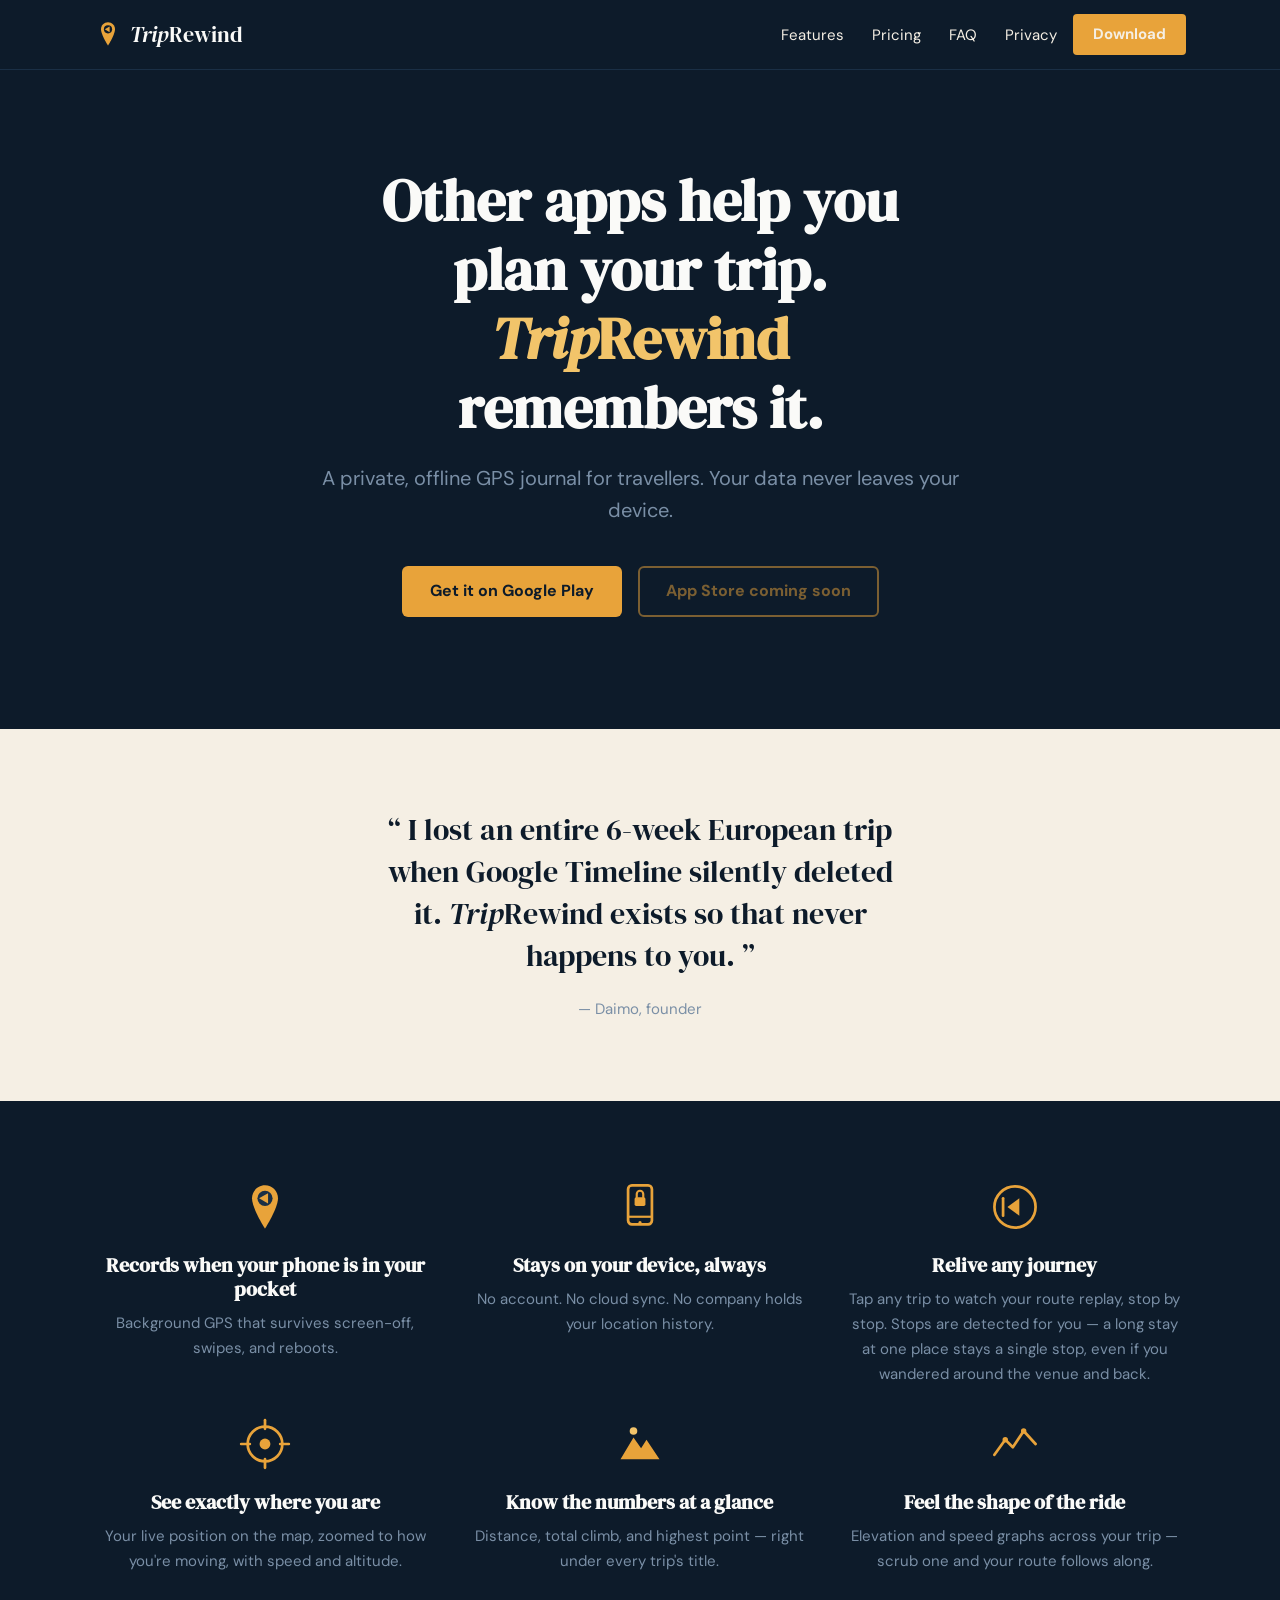
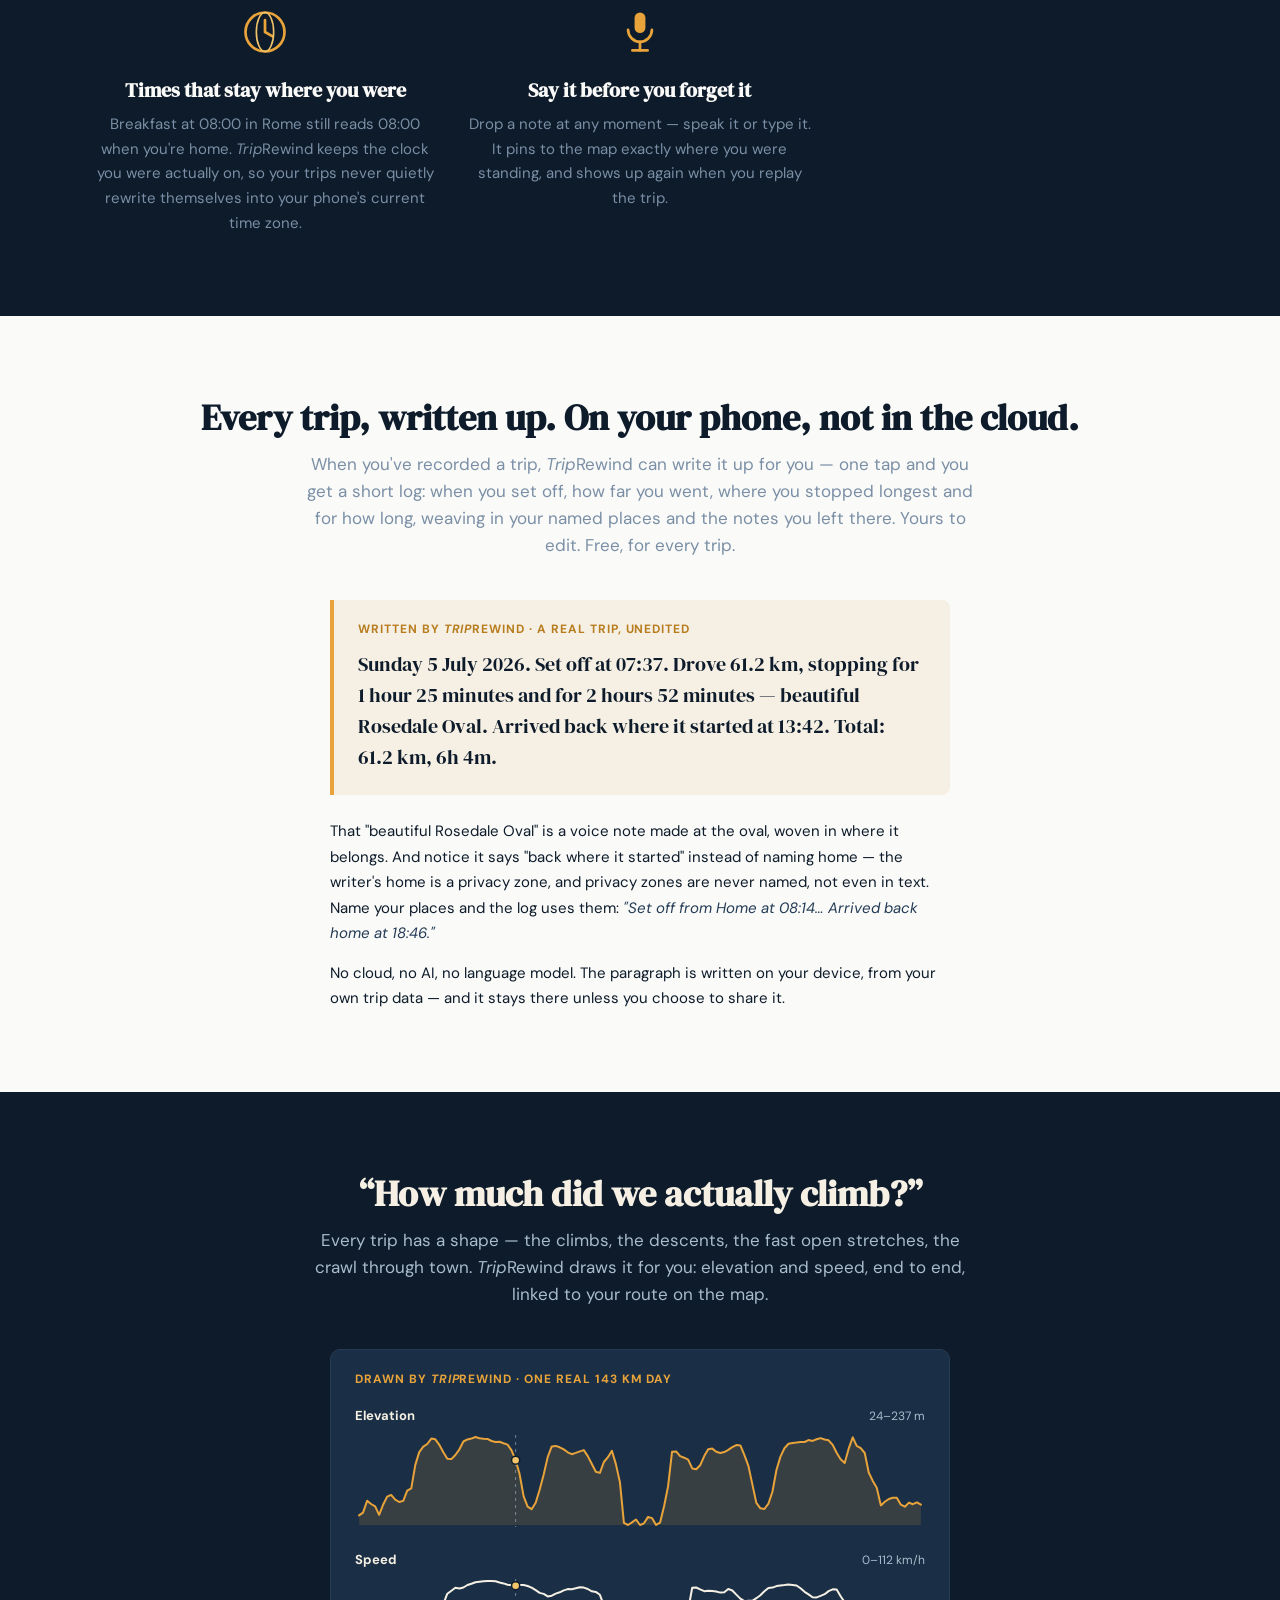
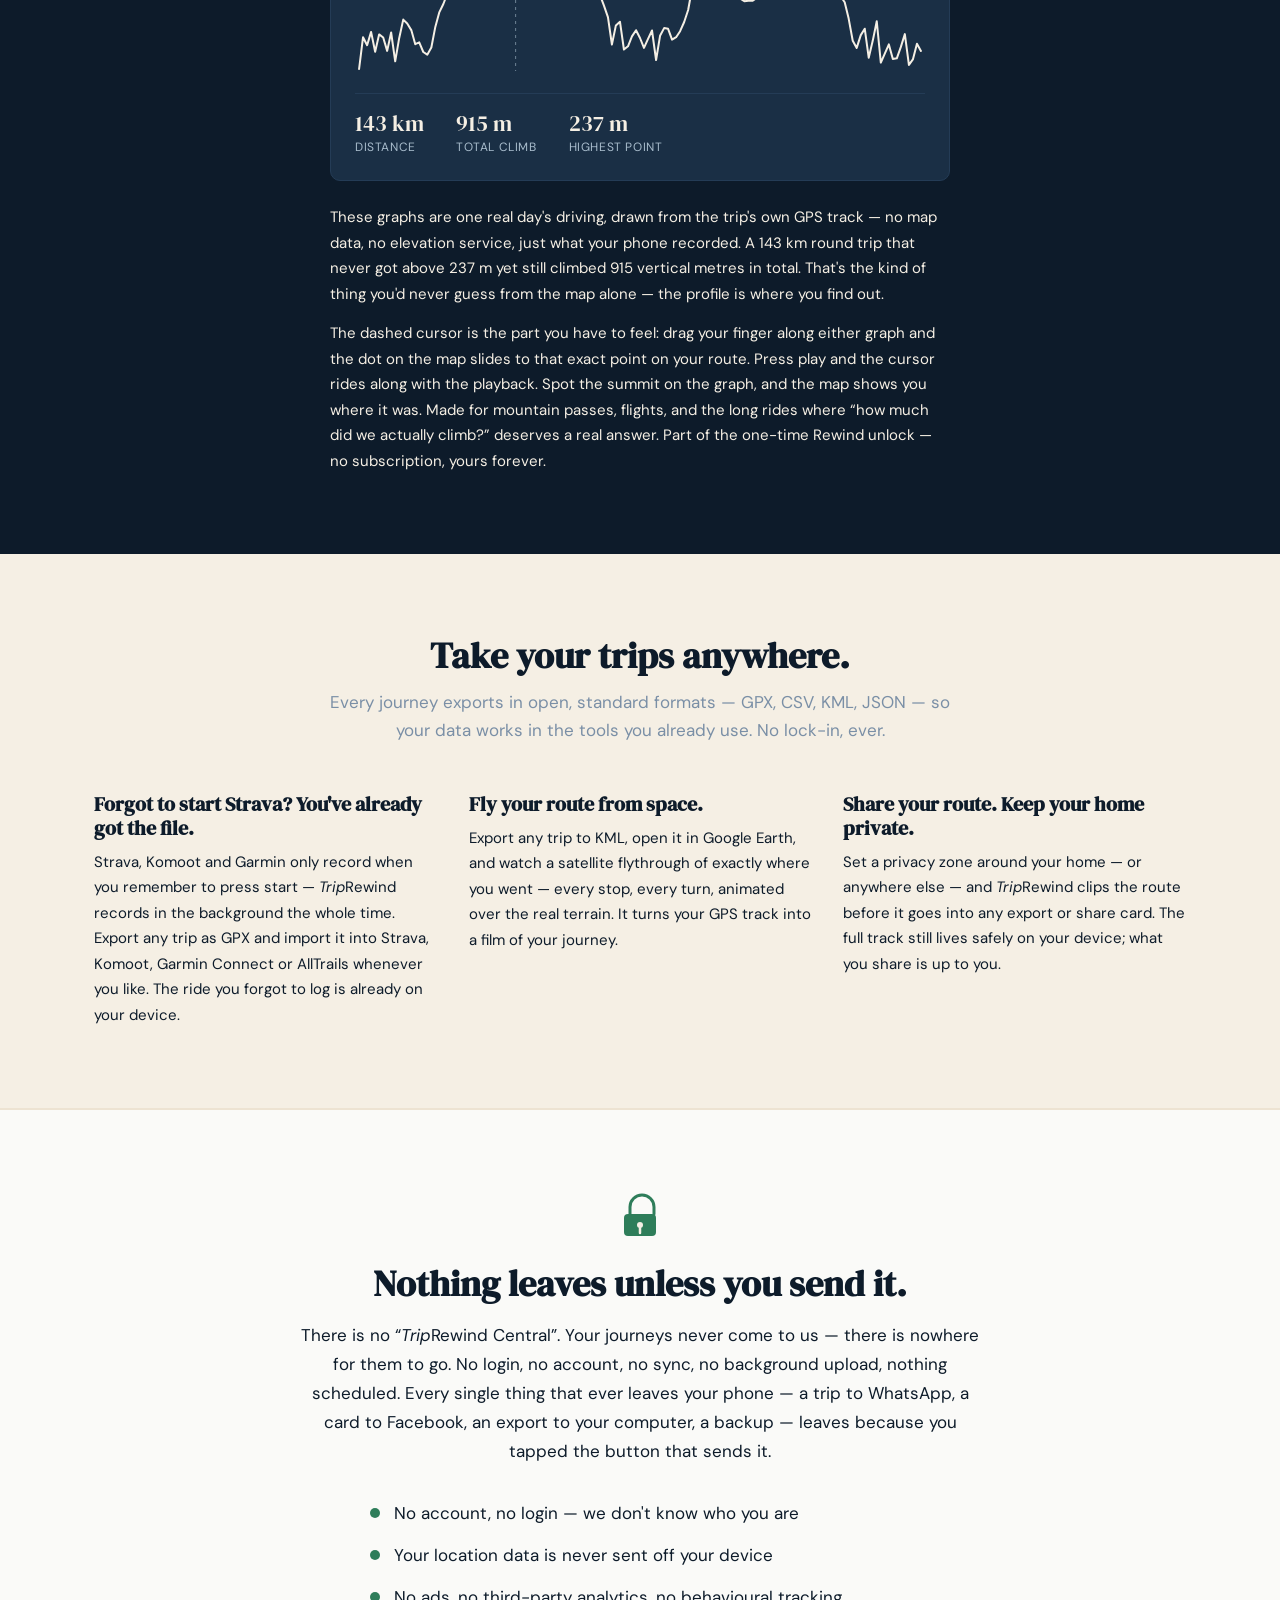
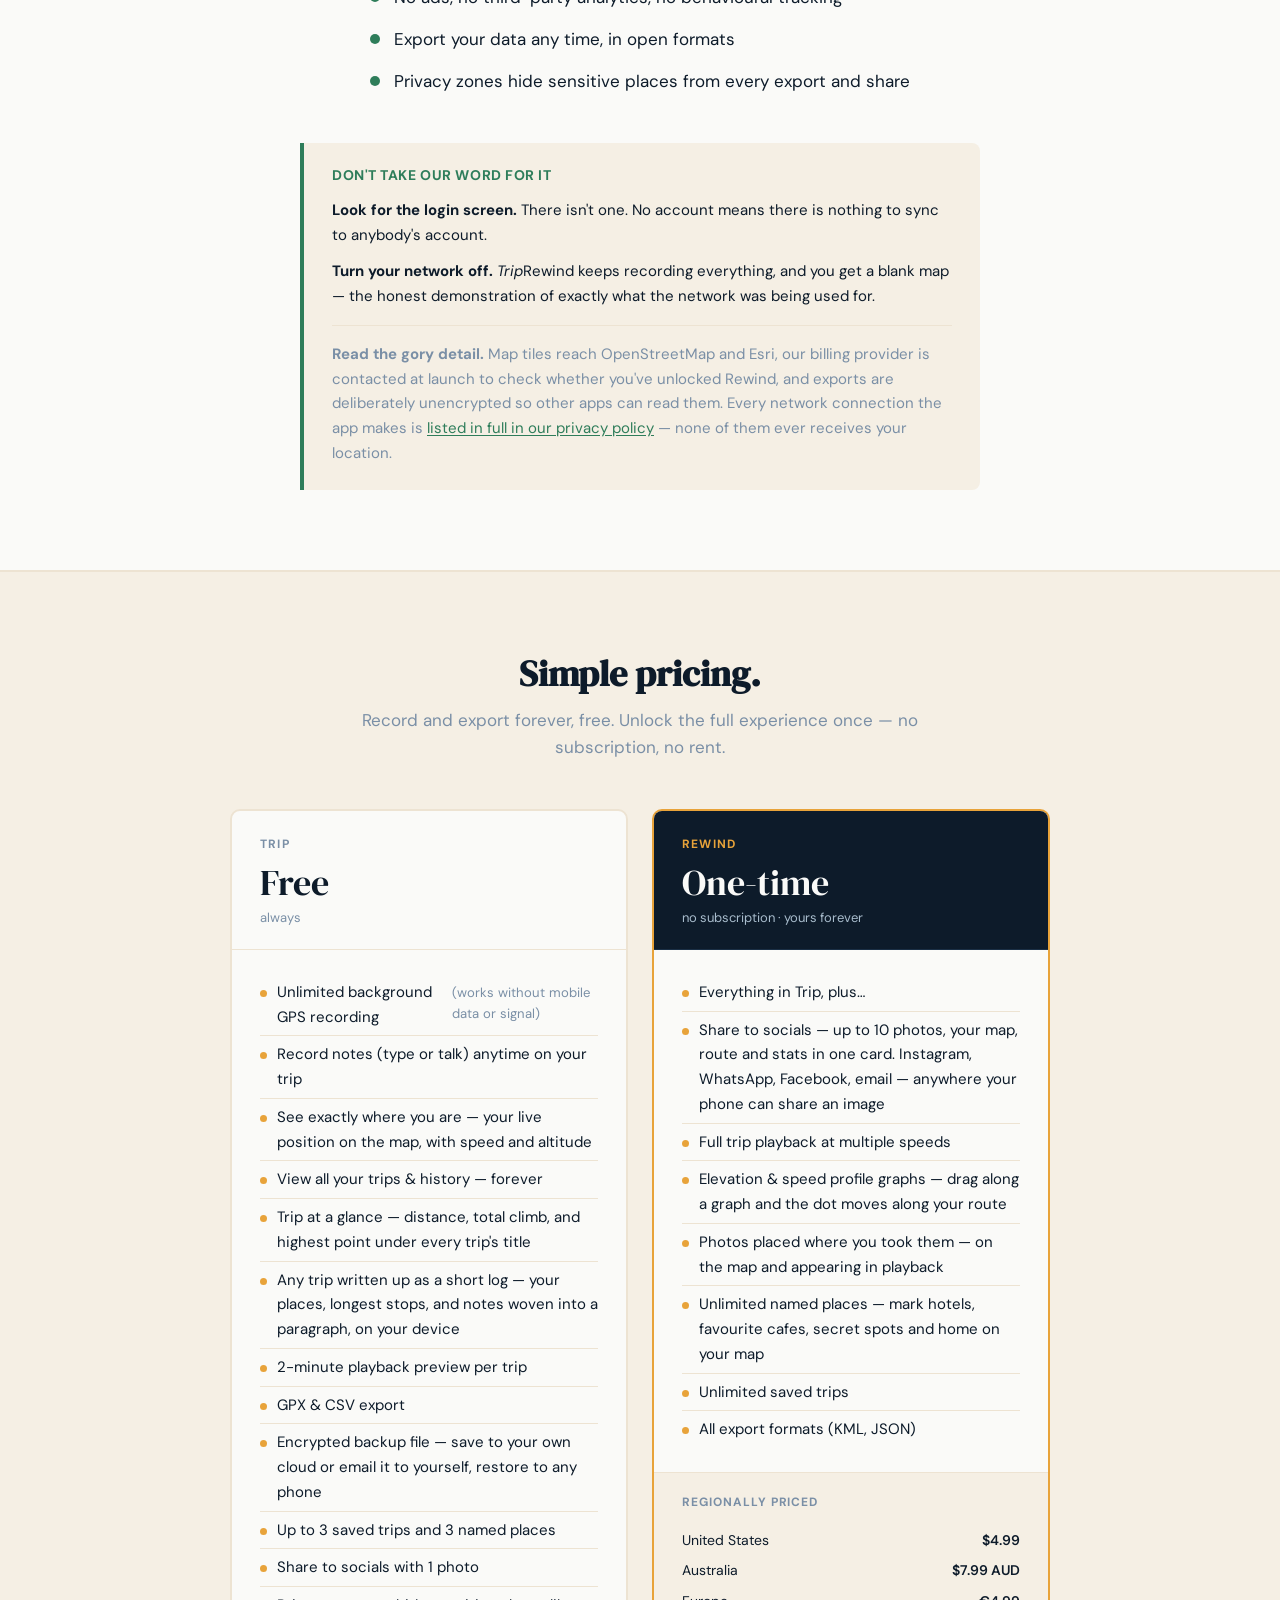
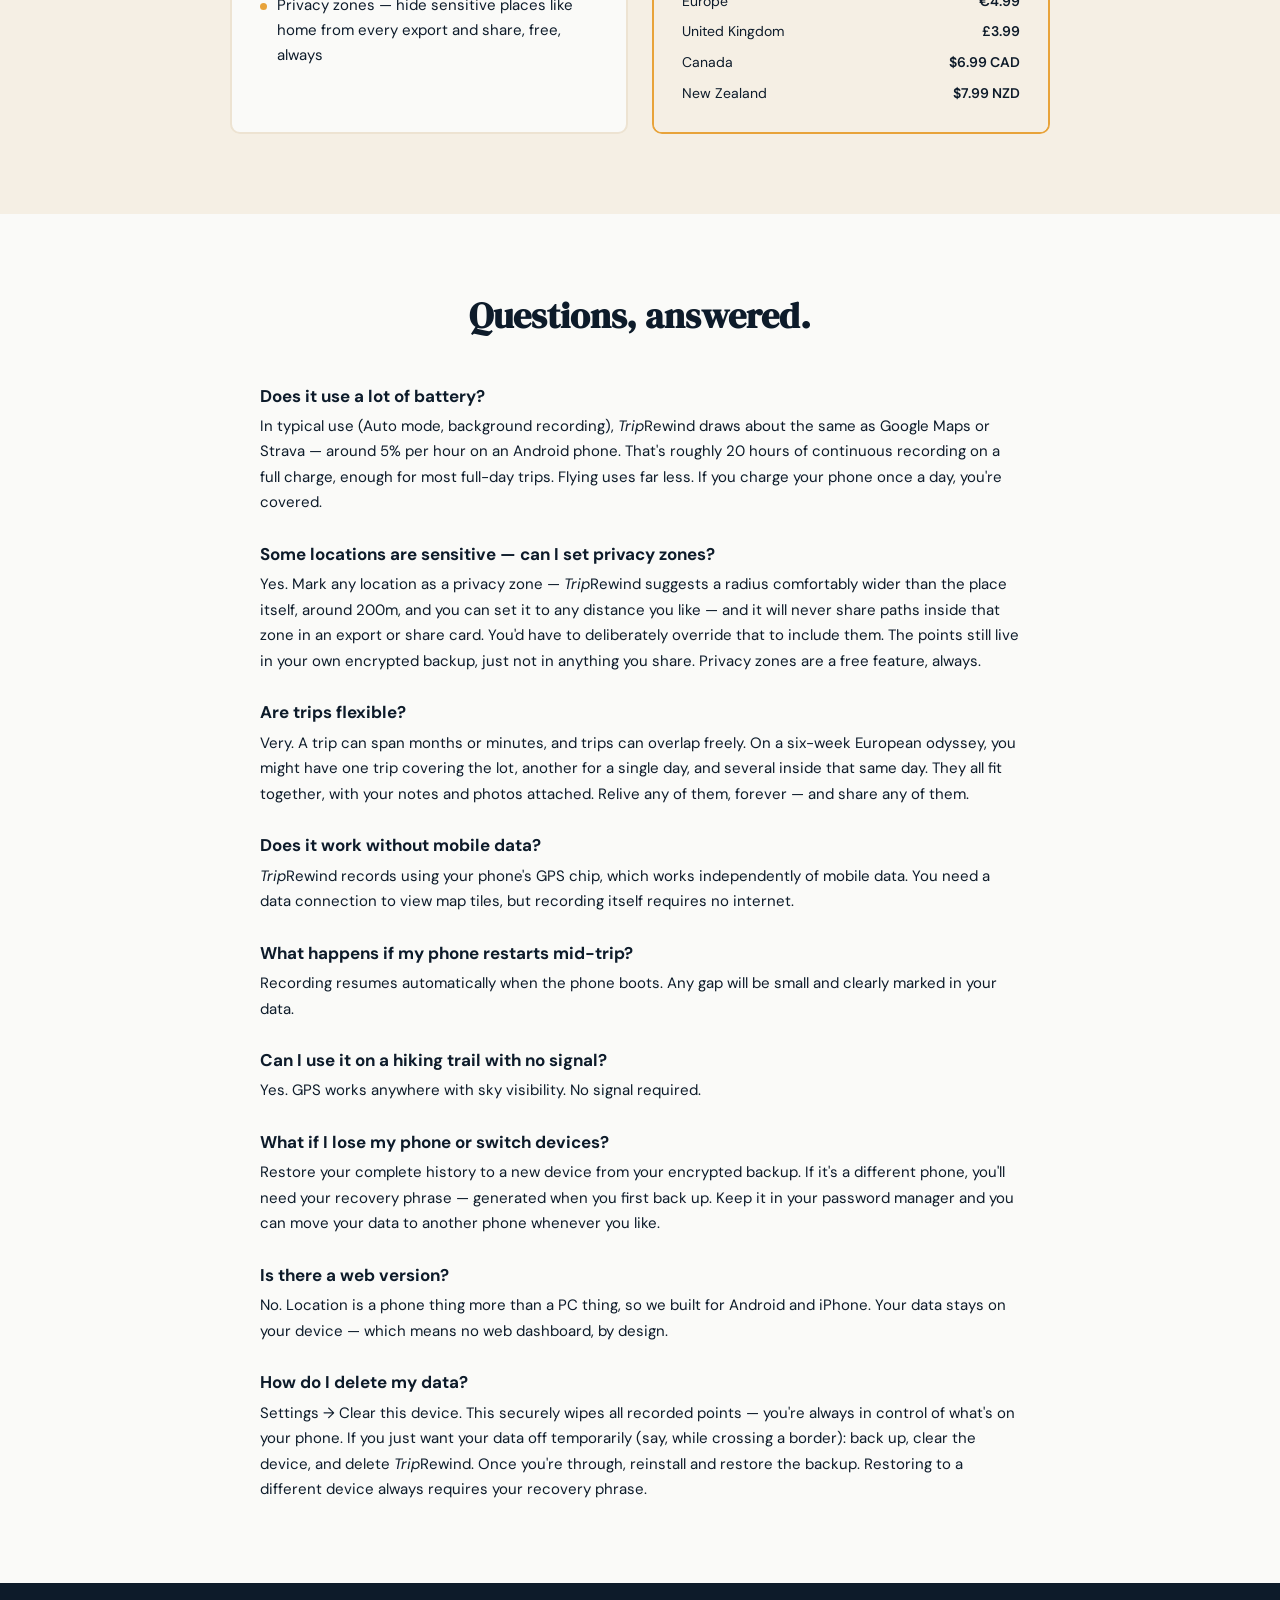
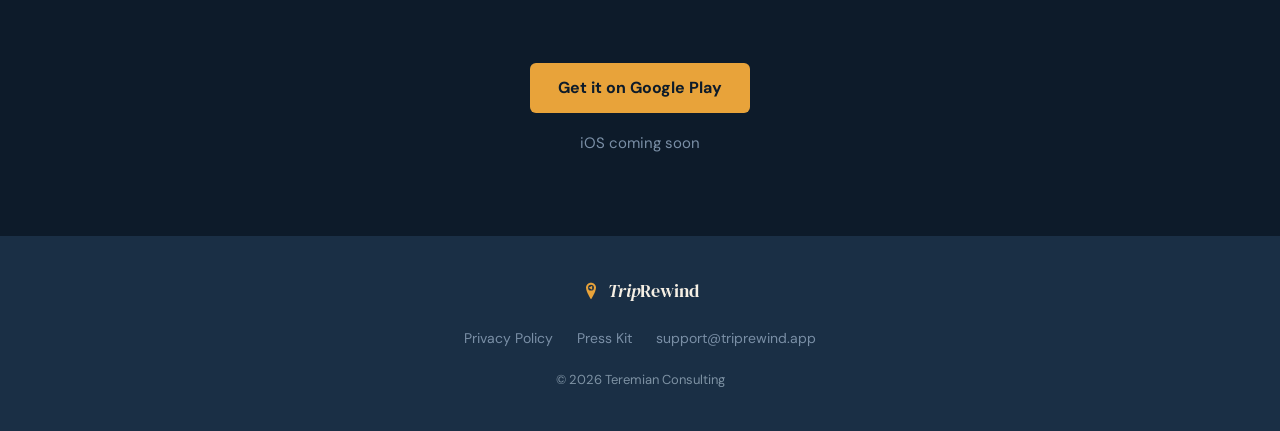
<file: index.html>
<!DOCTYPE html>
<html lang="en">
<head>
  <meta charset="UTF-8">
  <meta name="viewport" content="width=device-width, initial-scale=1.0">
  <title>TripRewind — Your journey. Your data.</title>
  <meta name="description" content="A private, offline GPS journal for travellers. Records where you go and stores it on your device — no account, no cloud, no company holds your location history.">
  <link rel="stylesheet" href="style.css">
  <link rel="icon" type="image/svg+xml" href="/favicon.svg">
</head>
<body>

  <!-- ── Nav ──────────────────────────────────────────────────── -->
  <nav class="site-nav" aria-label="Site navigation">
    <div class="nav-inner">
      <a class="wordmark" href="/">
        <svg xmlns="http://www.w3.org/2000/svg" viewBox="0 0 48 48" fill="none" width="28" height="28" aria-hidden="true">
          <path d="M24 4C17.373 4 12 9.373 12 16C12 25.333 24 44 24 44C24 44 36 25.333 36 16C36 9.373 30.627 4 24 4Z" fill="#E8A33A"/>
          <circle cx="24" cy="16" r="7" fill="#0D1B2A"/>
          <path d="M26.8 11.2L26.8 20.8L18.5 16Z" fill="#E8A33A"/>
        </svg>
        <span><i>Trip</i>Rewind</span>
      </a>
      <ul class="nav-links" role="list">
        <li><a href="#features">Features</a></li>
        <li><a href="#pricing">Pricing</a></li>
        <li><a href="#faq">FAQ</a></li>
        <li><a href="/privacy/">Privacy</a></li>
        <li><a href="#download" class="btn btn-primary">Download</a></li>
      </ul>
    </div>
  </nav>

  <!-- ── Hero ─────────────────────────────────────────────────── -->
  <section class="hero">
    <h1>Other apps help you plan your trip. <span class="brand-accent"><i>Trip</i>Rewind</span> remembers&nbsp;it.</h1>
    <p class="subhead">A private, offline GPS journal for travellers. Your data never leaves your device.</p>
    <div class="cta-group">
      <!-- Replace href with Play Store URL before launch -->
      <a href="#" class="btn btn-primary">Get it on Google Play</a>
      <span class="btn btn-ghost" aria-disabled="true">App Store coming soon</span>
    </div>
  </section>

  <!-- ── Origin story ──────────────────────────────────────────── -->
  <section class="origin">
    <div class="container">
      <blockquote>
        I lost an entire 6-week European trip when Google Timeline silently deleted it.
        <i>Trip</i>Rewind exists so that never happens to you.
      </blockquote>
      <p class="attribution">— Daimo, founder</p>
    </div>
  </section>

  <!-- ── Features ──────────────────────────────────────────────── -->
  <section class="features" id="features" aria-label="Features">
    <div class="features-grid container">

      <div class="feature">
        <div class="feature-icon" aria-hidden="true">
          <!-- Map pin / recording icon -->
          <svg viewBox="0 0 48 48" fill="none" xmlns="http://www.w3.org/2000/svg">
            <path d="M24 4C17.373 4 12 9.373 12 16C12 25.333 24 44 24 44C24 44 36 25.333 36 16C36 9.373 30.627 4 24 4Z" fill="#E8A33A"/>
            <circle cx="24" cy="16" r="7" fill="#1A2F45"/>
            <path d="M26.8 11.2L26.8 20.8L18.5 16Z" fill="#E8A33A"/>
          </svg>
        </div>
        <h3>Records when your phone is in your pocket</h3>
        <p>Background GPS that survives screen-off, swipes, and reboots. </p>
      </div>

      <div class="feature">
        <div class="feature-icon" aria-hidden="true">
          <!-- On-device / phone + lock icon -->
          <svg viewBox="0 0 48 48" fill="none" xmlns="http://www.w3.org/2000/svg">
            <rect x="13" y="4" width="22" height="36" rx="3.5" stroke="#E8A33A" stroke-width="2.5"/>
            <line x1="13" y1="33" x2="35" y2="33" stroke="#E8A33A" stroke-width="2"/>
            <circle cx="24" cy="38.5" r="1.5" fill="#E8A33A"/>
            <rect x="19" y="15" width="10" height="8" rx="1.5" fill="#E8A33A"/>
            <path d="M21 15V12C21 10.343 22.343 9 24 9C25.657 9 27 10.343 27 12V15" stroke="#E8A33A" stroke-width="2" stroke-linecap="round"/>
          </svg>
        </div>
        <h3>Stays on your device, always</h3>
        <p>No account. No cloud sync. No company holds your location history.</p>
      </div>

      <div class="feature">
        <div class="feature-icon" aria-hidden="true">
          <!-- Rewind / playback icon -->
          <svg viewBox="0 0 48 48" fill="none" xmlns="http://www.w3.org/2000/svg">
            <circle cx="24" cy="24" r="19" stroke="#E8A33A" stroke-width="2.5"/>
            <path d="M28 16L28 32L17 24Z" fill="#E8A33A"/>
            <line x1="13" y1="16" x2="13" y2="32" stroke="#E8A33A" stroke-width="2.5" stroke-linecap="round"/>
          </svg>
        </div>
        <h3>Relive any journey</h3>
        <p>Tap any trip to watch your route replay, stop by stop. Stops are detected for you — a long stay at one place stays a single stop, even if you wandered around the venue and back.</p>
      </div>

      <div class="feature">
        <div class="feature-icon" aria-hidden="true">
          <!-- Crosshair / live position icon -->
          <svg viewBox="0 0 48 48" fill="none" xmlns="http://www.w3.org/2000/svg">
            <circle cx="24" cy="24" r="16" stroke="#E8A33A" stroke-width="2.5"/>
            <circle cx="24" cy="24" r="5" fill="#E8A33A"/>
            <line x1="24" y1="2" x2="24" y2="10" stroke="#E8A33A" stroke-width="2.5" stroke-linecap="round"/>
            <line x1="24" y1="38" x2="24" y2="46" stroke="#E8A33A" stroke-width="2.5" stroke-linecap="round"/>
            <line x1="2" y1="24" x2="10" y2="24" stroke="#E8A33A" stroke-width="2.5" stroke-linecap="round"/>
            <line x1="38" y1="24" x2="46" y2="24" stroke="#E8A33A" stroke-width="2.5" stroke-linecap="round"/>
          </svg>
        </div>
        <h3>See exactly where you are</h3>
        <p>Your live position on the map, zoomed to how you're moving, with speed and altitude.</p>
      </div>

      <div class="feature">
        <div class="feature-icon" aria-hidden="true">
          <!-- Mountain peak / trip stats icon -->
          <svg viewBox="0 0 48 48" fill="none" xmlns="http://www.w3.org/2000/svg">
            <path d="M6 38L18 18L25 28L30 20L42 38H6Z" fill="#E8A33A"/>
            <circle cx="18" cy="12" r="3.5" fill="#F2C46A"/>
          </svg>
        </div>
        <h3>Know the numbers at a glance</h3>
        <p>Distance, total climb, and highest point — right under every trip's title.</p>
      </div>

      <div class="feature">
        <div class="feature-icon" aria-hidden="true">
          <!-- Line chart / elevation & speed profile icon -->
          <svg viewBox="0 0 48 48" fill="none" xmlns="http://www.w3.org/2000/svg">
            <path d="M5 34L15 20L22 27L32 12L43 24" stroke="#E8A33A" stroke-width="2.5" stroke-linecap="round" stroke-linejoin="round"/>
            <circle cx="15" cy="20" r="2.5" fill="#E8A33A"/>
            <circle cx="32" cy="12" r="2.5" fill="#E8A33A"/>
          </svg>
        </div>
        <h3>Feel the shape of the ride</h3>
        <p>Elevation and speed graphs across your trip — scrub one and your route follows along.</p>
      </div>

      <div class="feature">
        <div class="feature-icon" aria-hidden="true">
          <!-- Clock / recorded local time icon -->
          <svg viewBox="0 0 48 48" fill="none" xmlns="http://www.w3.org/2000/svg">
            <circle cx="24" cy="24" r="18" stroke="#E8A33A" stroke-width="2.5"/>
            <path d="M24 13V24L31 28" stroke="#E8A33A" stroke-width="2.5" stroke-linecap="round" stroke-linejoin="round"/>
            <ellipse cx="24" cy="24" rx="8" ry="18" stroke="#F2C46A" stroke-width="1.5"/>
          </svg>
        </div>
        <h3>Times that stay where you were</h3>
        <p>Breakfast at 08:00 in Rome still reads 08:00 when you're home. <i>Trip</i>Rewind keeps the clock you were actually on, so your trips never quietly rewrite themselves into your phone's current time zone.</p>
      </div>

      <div class="feature">
        <div class="feature-icon" aria-hidden="true">
          <!-- Note / microphone icon -->
          <svg viewBox="0 0 48 48" fill="none" xmlns="http://www.w3.org/2000/svg">
            <rect x="19" y="6" width="10" height="19" rx="5" fill="#E8A33A"/>
            <path d="M13 22C13 28.075 17.925 33 24 33C30.075 33 35 28.075 35 22" stroke="#E8A33A" stroke-width="2.5" stroke-linecap="round"/>
            <line x1="24" y1="33" x2="24" y2="41" stroke="#E8A33A" stroke-width="2.5" stroke-linecap="round"/>
            <line x1="17" y1="41" x2="31" y2="41" stroke="#E8A33A" stroke-width="2.5" stroke-linecap="round"/>
          </svg>
        </div>
        <h3>Say it before you forget it</h3>
        <p>Drop a note at any moment — speak it or type it. It pins to the map exactly where you were standing, and shows up again when you replay the trip.</p>
      </div>

    </div>
  </section>

  <!-- ── Auto trip narrative ───────────────────────────────────── -->
  <section class="narrative" id="narrative" aria-label="Auto trip narrative">
    <div class="container">
      <h2>Every trip, written up. On your phone, not in the cloud.</h2>
      <p class="narrative-subhead">When you've recorded a trip, <i>Trip</i>Rewind can write it up for you — one tap and you get a short log: when you set off, how far you went, where you stopped longest and for how long, weaving in your named places and the notes you left there. Yours to edit. Free, for every trip.</p>

      <figure class="narrative-sample">
        <figcaption class="narrative-sample-label">Written by <i>Trip</i>Rewind &middot; a real trip, unedited</figcaption>
        <blockquote>
          Sunday 5 July 2026. Set off at 07:37. Drove 61.2&nbsp;km, stopping for 1&nbsp;hour 25&nbsp;minutes and for 2&nbsp;hours 52&nbsp;minutes — beautiful Rosedale Oval. Arrived back where it started at 13:42. Total: 61.2&nbsp;km, 6h&nbsp;4m.
        </blockquote>
      </figure>

      <div class="narrative-notes">
        <p>That "beautiful Rosedale Oval" is a voice note made at the oval, woven in where it belongs. And notice it says "back where it started" instead of naming home — the writer's home is a privacy zone, and privacy zones are never named, not even in text. Name your places and the log uses them: <em>"Set off from Home at 08:14&hellip; Arrived back home at 18:46."</em></p>
        <p>No cloud, no AI, no language model. The paragraph is written on your device, from your own trip data — and it stays there unless you choose to share it.</p>
      </div>
    </div>
  </section>

  <!-- ── Elevation & speed profiles (Rewind) ───────────────────── -->
  <section class="profiles" id="profiles" aria-label="Elevation and speed profile graphs">
    <div class="container">
      <h2>&ldquo;How much did we actually climb?&rdquo;</h2>
      <p class="profiles-subhead">Every trip has a shape — the climbs, the descents, the fast open stretches, the crawl through town. <i>Trip</i>Rewind draws it for you: elevation and speed, end to end, linked to your route on the map.</p>

      <figure class="profiles-sample">
        <figcaption class="profiles-sample-label">Drawn by <i>Trip</i>Rewind &middot; one real 143&nbsp;km day</figcaption>

        <div class="profile-chart" role="img" aria-label="Elevation profile of a real 143 kilometre trip, ranging from 24 to 237 metres above sea level, with several sustained climbs and descents">
          <div class="profile-chart-head">
            <span class="profile-chart-title">Elevation</span>
            <span class="profile-chart-range">24&ndash;237&nbsp;m</span>
          </div>
          <svg viewBox="0 0 560 96" preserveAspectRatio="none" aria-hidden="true">
            <polygon fill="#E8A33A" fill-opacity="0.14" points="4.0,82.4 7.9,79.6 11.9,67.7 15.8,71.0 19.8,73.3 23.7,81.8 27.7,71.5 31.6,63.6 35.5,61.9 39.5,66.7 43.4,69.0 47.4,67.9 51.3,57.6 55.3,55.4 59.2,32.1 63.1,19.1 67.1,13.6 71.0,11.0 75.0,5.6 78.9,6.3 82.9,11.9 86.8,19.2 90.7,25.8 94.7,26.1 98.6,22.0 102.6,16.3 106.5,8.5 110.5,6.4 114.4,5.6 118.3,4.0 122.3,5.3 126.2,5.7 130.2,5.9 134.1,8.0 138.1,9.0 142.0,8.7 145.9,10.2 149.9,11.6 153.8,17.4 157.8,27.2 161.7,41.1 165.7,63.4 169.6,73.6 173.5,76.2 177.5,69.8 181.4,56.7 185.4,41.4 189.3,24.1 193.3,13.4 197.2,12.9 201.1,14.3 205.1,16.4 209.0,19.3 213.0,21.2 216.9,19.9 220.9,18.4 224.8,17.1 228.7,23.1 232.7,31.0 236.6,38.7 240.6,39.9 244.5,29.0 248.5,24.2 252.4,17.8 256.3,31.1 260.3,49.4 264.2,89.9 268.2,92.0 272.1,89.4 276.1,86.5 280.0,92.0 283.9,90.3 287.9,83.9 291.8,85.1 295.8,91.9 299.7,89.7 303.7,73.0 307.6,53.2 311.5,18.7 315.5,18.4 319.4,23.1 323.4,24.7 327.3,26.7 331.3,35.4 335.2,36.3 339.1,32.3 343.1,23.1 347.0,16.2 351.0,15.6 354.9,18.7 358.9,20.0 362.8,19.1 366.7,16.9 370.7,14.2 374.6,12.1 378.6,12.4 382.5,21.8 386.5,32.9 390.4,51.4 394.3,69.9 398.3,75.3 402.2,76.0 406.2,70.6 410.1,58.7 414.1,36.7 418.0,23.6 421.9,15.2 425.9,10.8 429.8,9.9 433.8,9.6 437.7,9.1 441.7,9.0 445.6,7.1 449.5,7.9 453.5,6.3 457.4,5.1 461.4,6.5 465.3,7.3 469.3,11.9 473.2,19.7 477.1,26.3 481.1,30.0 485.0,15.7 489.0,4.3 492.9,12.8 496.9,15.2 500.8,20.0 504.7,39.5 508.7,47.9 512.6,54.7 516.6,72.4 520.5,68.8 524.5,66.0 528.4,64.7 532.3,64.8 536.3,71.7 540.2,73.7 544.2,69.6 548.1,71.2 552.1,69.4 556.0,71.6 556.0,92 4.0,92"/>
            <polyline fill="none" stroke="#E8A33A" stroke-width="2" stroke-linejoin="round" stroke-linecap="round" vector-effect="non-scaling-stroke" points="4.0,82.4 7.9,79.6 11.9,67.7 15.8,71.0 19.8,73.3 23.7,81.8 27.7,71.5 31.6,63.6 35.5,61.9 39.5,66.7 43.4,69.0 47.4,67.9 51.3,57.6 55.3,55.4 59.2,32.1 63.1,19.1 67.1,13.6 71.0,11.0 75.0,5.6 78.9,6.3 82.9,11.9 86.8,19.2 90.7,25.8 94.7,26.1 98.6,22.0 102.6,16.3 106.5,8.5 110.5,6.4 114.4,5.6 118.3,4.0 122.3,5.3 126.2,5.7 130.2,5.9 134.1,8.0 138.1,9.0 142.0,8.7 145.9,10.2 149.9,11.6 153.8,17.4 157.8,27.2 161.7,41.1 165.7,63.4 169.6,73.6 173.5,76.2 177.5,69.8 181.4,56.7 185.4,41.4 189.3,24.1 193.3,13.4 197.2,12.9 201.1,14.3 205.1,16.4 209.0,19.3 213.0,21.2 216.9,19.9 220.9,18.4 224.8,17.1 228.7,23.1 232.7,31.0 236.6,38.7 240.6,39.9 244.5,29.0 248.5,24.2 252.4,17.8 256.3,31.1 260.3,49.4 264.2,89.9 268.2,92.0 272.1,89.4 276.1,86.5 280.0,92.0 283.9,90.3 287.9,83.9 291.8,85.1 295.8,91.9 299.7,89.7 303.7,73.0 307.6,53.2 311.5,18.7 315.5,18.4 319.4,23.1 323.4,24.7 327.3,26.7 331.3,35.4 335.2,36.3 339.1,32.3 343.1,23.1 347.0,16.2 351.0,15.6 354.9,18.7 358.9,20.0 362.8,19.1 366.7,16.9 370.7,14.2 374.6,12.1 378.6,12.4 382.5,21.8 386.5,32.9 390.4,51.4 394.3,69.9 398.3,75.3 402.2,76.0 406.2,70.6 410.1,58.7 414.1,36.7 418.0,23.6 421.9,15.2 425.9,10.8 429.8,9.9 433.8,9.6 437.7,9.1 441.7,9.0 445.6,7.1 449.5,7.9 453.5,6.3 457.4,5.1 461.4,6.5 465.3,7.3 469.3,11.9 473.2,19.7 477.1,26.3 481.1,30.0 485.0,15.7 489.0,4.3 492.9,12.8 496.9,15.2 500.8,20.0 504.7,39.5 508.7,47.9 512.6,54.7 516.6,72.4 520.5,68.8 524.5,66.0 528.4,64.7 532.3,64.8 536.3,71.7 540.2,73.7 544.2,69.6 548.1,71.2 552.1,69.4 556.0,71.6"/>
            <line x1="157.8" y1="2" x2="157.8" y2="94" stroke="#A8BCCC" stroke-width="1" stroke-dasharray="3 4" vector-effect="non-scaling-stroke" opacity="0.6"/>
            <circle cx="157.8" cy="27.2" r="4" fill="#F2C46A" stroke="#0D1B2A" stroke-width="1.5"/>
          </svg>
        </div>

        <div class="profile-chart" role="img" aria-label="Speed profile of the same trip, from stationary to 112 kilometres per hour, showing highway stretches, suburban driving and a long stop">
          <div class="profile-chart-head">
            <span class="profile-chart-title">Speed</span>
            <span class="profile-chart-range">0&ndash;112&nbsp;km/h</span>
          </div>
          <svg viewBox="0 0 560 96" preserveAspectRatio="none" aria-hidden="true">
            <polyline fill="none" stroke="#F5EFE4" stroke-width="2" stroke-linejoin="round" stroke-linecap="round" vector-effect="non-scaling-stroke" points="4.0,92.0 7.9,60.2 11.9,68.2 15.8,54.9 19.8,74.8 23.7,57.4 27.7,60.5 31.6,73.9 35.5,55.5 39.5,84.3 43.4,61.2 47.4,42.6 51.3,46.5 55.3,53.1 59.2,67.2 63.1,65.4 67.1,75.0 71.0,77.7 75.0,70.5 78.9,49.9 82.9,35.1 86.8,27.0 90.7,16.7 94.7,13.7 98.6,10.8 102.6,11.4 106.5,10.5 110.5,8.0 114.4,6.7 118.3,5.2 122.3,4.7 126.2,4.3 130.2,4.0 134.1,4.1 138.1,4.3 142.0,5.5 145.9,6.4 149.9,7.7 153.8,8.2 157.8,8.7 161.7,8.0 165.7,8.1 169.6,9.0 173.5,10.6 177.5,13.2 181.4,15.9 185.4,16.9 189.3,19.4 193.3,18.7 197.2,16.6 201.1,15.3 205.1,13.4 209.0,12.1 213.0,12.2 216.9,11.3 220.9,10.3 224.8,10.6 228.7,12.0 232.7,14.3 236.6,14.9 240.6,17.8 244.5,28.4 248.5,40.1 252.4,67.5 256.3,48.4 260.3,44.7 264.2,72.5 268.2,69.3 272.1,59.4 276.1,53.2 280.0,61.0 283.9,70.9 287.9,61.9 291.8,53.5 295.8,83.0 299.7,58.8 303.7,51.1 307.6,51.8 311.5,62.6 315.5,60.2 319.4,54.2 323.4,45.0 327.3,33.0 331.3,10.7 335.2,10.5 339.1,12.4 343.1,14.2 347.0,13.7 351.0,14.1 354.9,14.5 358.9,15.6 362.8,15.2 366.7,12.0 370.7,13.5 374.6,17.6 378.6,21.6 382.5,24.2 386.5,23.8 390.4,23.8 394.3,21.2 398.3,18.3 402.2,14.3 406.2,10.9 410.1,10.6 414.1,9.1 418.0,8.4 421.9,8.1 425.9,7.5 429.8,7.9 433.8,8.5 437.7,11.3 441.7,14.8 445.6,17.4 449.5,20.3 453.5,20.4 457.4,18.9 461.4,17.2 465.3,14.1 469.3,12.3 473.2,12.4 477.1,19.2 481.1,25.2 485.0,41.6 489.0,63.8 492.9,70.9 496.9,58.1 500.8,51.7 504.7,80.7 508.7,63.6 512.6,44.3 516.6,85.6 520.5,76.7 524.5,67.4 528.4,82.0 532.3,81.3 536.3,69.9 540.2,57.1 544.2,87.9 548.1,82.4 552.1,66.8 556.0,73.9"/>
            <line x1="157.8" y1="2" x2="157.8" y2="94" stroke="#A8BCCC" stroke-width="1" stroke-dasharray="3 4" vector-effect="non-scaling-stroke" opacity="0.6"/>
            <circle cx="157.8" cy="8.7" r="4" fill="#F2C46A" stroke="#0D1B2A" stroke-width="1.5"/>
          </svg>
        </div>

        <div class="profiles-stats">
          <div class="profile-stat"><span class="profile-stat-value">143&nbsp;km</span><span class="profile-stat-label">distance</span></div>
          <div class="profile-stat"><span class="profile-stat-value">915&nbsp;m</span><span class="profile-stat-label">total climb</span></div>
          <div class="profile-stat"><span class="profile-stat-value">237&nbsp;m</span><span class="profile-stat-label">highest point</span></div>
        </div>
      </figure>

      <div class="profiles-notes">
        <p>These graphs are one real day's driving, drawn from the trip's own GPS track — no map data, no elevation service, just what your phone recorded. A 143&nbsp;km round trip that never got above 237&nbsp;m yet still climbed 915 vertical metres in total. That's the kind of thing you'd never guess from the map alone — the profile is where you find out.</p>
        <p>The dashed cursor is the part you have to feel: drag your finger along either graph and the dot on the map slides to that exact point on your route. Press play and the cursor rides along with the playback. Spot the summit on the graph, and the map shows you where it was. Made for mountain passes, flights, and the long rides where &ldquo;how much did we actually climb?&rdquo; deserves a real answer. Part of the one-time Rewind unlock — no subscription, yours forever.</p>
      </div>
    </div>
  </section>

  <!-- ── Export showcase ───────────────────────────────────────── -->
  <section class="exports" id="exports" aria-label="Export your data">
    <div class="container">
      <h2>Take your trips anywhere.</h2>
      <p class="exports-subhead">Every journey exports in open, standard formats — GPX, CSV, KML, JSON — so your data works in the tools you already use. No lock-in, ever.</p>
      <div class="exports-grid">

        <div class="export-story">
          <!-- Screenshot placeholder: side-by-side of the TripRewind Export screen and the Strava activity created from the imported GPX — same route visible in both -->
          <h3>Forgot to start Strava? You've already got the file.</h3>
          <p>Strava, Komoot and Garmin only record when you remember to press start — <i>Trip</i>Rewind records in the background the whole time. Export any trip as GPX and import it into Strava, Komoot, Garmin Connect or AllTrails whenever you like. The ride you forgot to log is already on your device.</p>
        </div>

        <div class="export-story">
          <!-- Screenshot placeholder: Google Earth animated flythrough over a recognisable route (coastal drive or mountain road), with stop markers visible along the way -->
          <h3>Fly your route from space.</h3>
          <p>Export any trip to KML, open it in Google Earth, and watch a satellite flythrough of exactly where you went — every stop, every turn, animated over the real terrain. It turns your GPS track into a film of your journey.</p>
        </div>

        <div class="export-story">
          <!-- Screenshot placeholder: trip map with a greyed-out privacy circle near the start point — the route visibly stops at the edge of the zone -->
          <h3>Share your route. Keep your home private.</h3>
          <p>Set a privacy zone around your home — or anywhere else — and <i>Trip</i>Rewind clips the route before it goes into any export or share card. The full track still lives safely on your device; what you share is up to you.</p>
        </div>

      </div>
    </div>
  </section>

  <!-- ── Privacy block ─────────────────────────────────────────── -->
  <section class="privacy-block" aria-label="Privacy">
    <div class="privacy-icon" aria-hidden="true">
      <!-- Lock icon in privacy green -->
      <svg viewBox="0 0 52 52" fill="none" xmlns="http://www.w3.org/2000/svg">
        <rect x="10" y="24" width="32" height="22" rx="4" fill="#2E7D5A"/>
        <path d="M16 24V17C16 10.373 21.373 5 28 5C34.627 5 40 10.373 40 17V24" stroke="#2E7D5A" stroke-width="3" stroke-linecap="round"/>
        <circle cx="26" cy="35" r="3" fill="#F5EFE4"/>
        <line x1="26" y1="38" x2="26" y2="43" stroke="#F5EFE4" stroke-width="2.5" stroke-linecap="round"/>
      </svg>
    </div>
    <h2>Nothing leaves unless you send it.</h2>
    <p class="privacy-lede">There is no &ldquo;<i>Trip</i>Rewind Central&rdquo;. Your journeys never come to us — there is nowhere for them to go. No login, no account, no sync, no background upload, nothing scheduled. Every single thing that ever leaves your phone — a trip to WhatsApp, a card to Facebook, an export to your computer, a backup — leaves because you tapped the button that sends it.</p>
    <ul class="privacy-bullets" role="list">
      <li>No account, no login — we don't know who you are</li>
      <li>Your location data is never sent off your device</li>
      <li>No ads, no third-party analytics, no behavioural tracking</li>
      <li>Export your data any time, in open formats</li>
      <li>Privacy zones hide sensitive places from every export and share</li>
    </ul>

    <div class="privacy-check">
      <h3>Don't take our word for it</h3>
      <p><strong>Look for the login screen.</strong> There isn't one. No account means there is nothing to sync to anybody's account.</p>
      <p><strong>Turn your network off.</strong> <i>Trip</i>Rewind keeps recording everything, and you get a blank map — the honest demonstration of exactly what the network was being used for.</p>
      <p class="privacy-check-foot"><strong>Read the gory detail.</strong> Map tiles reach OpenStreetMap and Esri, our billing provider is contacted at launch to check whether you've unlocked Rewind, and exports are deliberately unencrypted so other apps can read them. Every network connection the app makes is <a href="/privacy/#network">listed in full in our privacy policy</a> &mdash; none of them ever receives your location.</p>
    </div>
  </section>

  <!-- ── Pricing ──────────────────────────────────────────────── -->
  <section class="pricing" id="pricing" aria-label="Pricing">
    <div class="container">
      <h2>Simple pricing.</h2>
      <p class="pricing-subhead">Record and export forever, free. Unlock the full experience once — no subscription, no rent. </p>
      <div class="pricing-grid">

        <div class="pricing-card pricing-card--free">
          <div class="pricing-card-header">
            <span class="pricing-tier-label">Trip</span>
            <div class="pricing-amount">Free</div>
            <div class="pricing-cadence">always</div>
          </div>
          <ul class="pricing-features" role="list">
            <li>Unlimited background GPS recording <em>(works without mobile data or signal)</em></li>
            <li>Record notes (type or talk) anytime on your trip</li>
            <li>See exactly where you are — your live position on the map, with speed and altitude</li>
            <li>View all your trips &amp; history — forever</li>
            <li>Trip at a glance — distance, total climb, and highest point under every trip's title</li>
            <li>Any trip written up as a short log — your places, longest stops, and notes woven into a paragraph, on your device</li>
            <li>2-minute playback preview per trip</li>
            <li>GPX &amp; CSV export</li>
            <li>Encrypted backup file — save to your own cloud or email it to yourself, restore to any phone</li>
            <li>Up to 3 saved trips and 3 named places</li>
            <li>Share to socials with 1 photo</li>
            <li>Privacy zones — hide sensitive places like home from every export and share, free, always</li>
          </ul>
        </div>

        <div class="pricing-card pricing-card--rewind">
          <div class="pricing-card-header">
            <span class="pricing-tier-label">Rewind</span>
            <div class="pricing-amount">One-time</div>
            <div class="pricing-cadence">no subscription · yours forever</div>
          </div>
          <ul class="pricing-features" role="list">
            <li>Everything in Trip, plus&hellip;</li>
            <li>Share to socials — up to 10 photos, your map, route and stats in one card. Instagram, WhatsApp, Facebook, email — anywhere your phone can share an image</li>
            <li>Full trip playback at multiple speeds</li>
            <li>Elevation &amp; speed profile graphs — drag along a graph and the dot moves along your route</li>
            <li>Photos placed where you took them — on the map and appearing in playback</li>
            <li>Unlimited named places — mark hotels, favourite cafes, secret spots and home on your map</li>
            <li>Unlimited saved trips</li>
            <li>All export formats (KML, JSON)</li>
          </ul>
          <div class="pricing-regional">
            <p class="pricing-regional-label">Regionally priced</p>
            <table class="pricing-table" aria-label="Regional prices">
              <tbody>
                <tr><td>United States</td><td>$4.99</td></tr>
                <tr><td>Australia</td><td>$7.99 AUD</td></tr>
                <tr><td>Europe</td><td>€4.99</td></tr>
                <tr><td>United Kingdom</td><td>£3.99</td></tr>
                <tr><td>Canada</td><td>$6.99 CAD</td></tr>
                <tr><td>New Zealand</td><td>$7.99 NZD</td></tr>
              </tbody>
            </table>
          </div>
        </div>

      </div>
    </div>
  </section>

  <!-- ── FAQ ──────────────────────────────────────────────────── -->
  <section class="faq" id="faq" aria-label="Frequently asked questions">
    <div class="container">
      <h2>Questions, answered.</h2>
      <div class="faq-list">

        <div class="faq-item">
          <h3>Does it use a lot of battery?</h3>
          <p>In typical use (Auto mode, background recording), <i>Trip</i>Rewind draws about the same as Google Maps or Strava — around 5% per hour on an Android phone. That's roughly 20 hours of continuous recording on a full charge, enough for most full-day trips. Flying uses far less. If you charge your phone once a day, you're covered.</p>
        </div>

        <div class="faq-item">
          <h3>Some locations are sensitive — can I set privacy zones?</h3>
          <p>Yes. Mark any location as a privacy zone — <i>Trip</i>Rewind suggests a radius comfortably wider than the place itself, around 200m, and you can set it to any distance you like — and it will never share paths inside that zone in an export or share card. You'd have to deliberately override that to include them. The points still live in your own encrypted backup, just not in anything you share. Privacy zones are a free feature, always.</p>
        </div>

        <div class="faq-item">
          <h3>Are trips flexible?</h3>
          <p>Very. A trip can span months or minutes, and trips can overlap freely. On a six-week European odyssey, you might have one trip covering the lot, another for a single day, and several inside that same day. They all fit together, with your notes and photos attached. Relive any of them, forever — and share any of them.</p>
        </div>

        <div class="faq-item">
          <h3>Does it work without mobile data?</h3>
          <p><i>Trip</i>Rewind records using your phone's GPS chip, which works independently of mobile data. You need a data connection to view map tiles, but recording itself requires no internet.</p>
        </div>

        <div class="faq-item">
          <h3>What happens if my phone restarts mid-trip?</h3>
          <p>Recording resumes automatically when the phone boots. Any gap will be small and clearly marked in your data.</p>
        </div>

        <div class="faq-item">
          <h3>Can I use it on a hiking trail with no signal?</h3>
          <p>Yes. GPS works anywhere with sky visibility. No signal required.</p>
        </div>

        <div class="faq-item">
          <h3>What if I lose my phone or switch devices?</h3>
          <p>Restore your complete history to a new device from your encrypted backup. If it's a different phone, you'll need your recovery phrase — generated when you first back up. Keep it in your password manager and you can move your data to another phone whenever you like.</p>
        </div>

        <div class="faq-item">
          <h3>Is there a web version?</h3>
          <p>No. Location is a phone thing more than a PC thing, so we built for Android and iPhone. Your data stays on your device — which means no web dashboard, by design.</p>
        </div>

        <div class="faq-item">
          <h3>How do I delete my data?</h3>
          <p>Settings → Clear this device. This securely wipes all recorded points — you're always in control of what's on your phone. If you just want your data off temporarily (say, while crossing a border): back up, clear the device, and delete <i>Trip</i>Rewind. Once you're through, reinstall and restore the backup. Restoring to a different device always requires your recovery phrase.</p>
        </div>

      </div>
    </div>
  </section>

  <!-- ── Download CTA ──────────────────────────────────────────── -->
  <section class="download" id="download" aria-label="Download">
    <div class="container">
      <!-- Replace href with Play Store URL before launch -->
      <a href="#" class="btn btn-primary">Get it on Google Play</a>
      <p>iOS coming soon</p>
    </div>
  </section>

  <!-- ── Footer ────────────────────────────────────────────────── -->
  <footer class="site-footer" aria-label="Footer">
    <div class="footer-inner">
      <a class="wordmark-sm" href="/">
        <svg xmlns="http://www.w3.org/2000/svg" viewBox="0 0 48 48" fill="none" width="20" height="20" aria-hidden="true">
          <path d="M24 4C17.373 4 12 9.373 12 16C12 25.333 24 44 24 44C24 44 36 25.333 36 16C36 9.373 30.627 4 24 4Z" fill="#E8A33A"/>
          <circle cx="24" cy="16" r="7" fill="#1A2F45"/>
          <path d="M26.8 11.2L26.8 20.8L18.5 16Z" fill="#E8A33A"/>
        </svg>
        <span><i>Trip</i>Rewind</span>
      </a>
      <ul class="footer-links" role="list">
        <li><a href="/privacy/">Privacy Policy</a></li>
        <li><a href="/press/">Press Kit</a></li>
        <li><a href="mailto:support@triprewind.app">support@triprewind.app</a></li>
      </ul>
      <p class="footer-copy">© 2026 Teremian Consulting</p>
    </div>
  </footer>

</body>
</html>
</file>
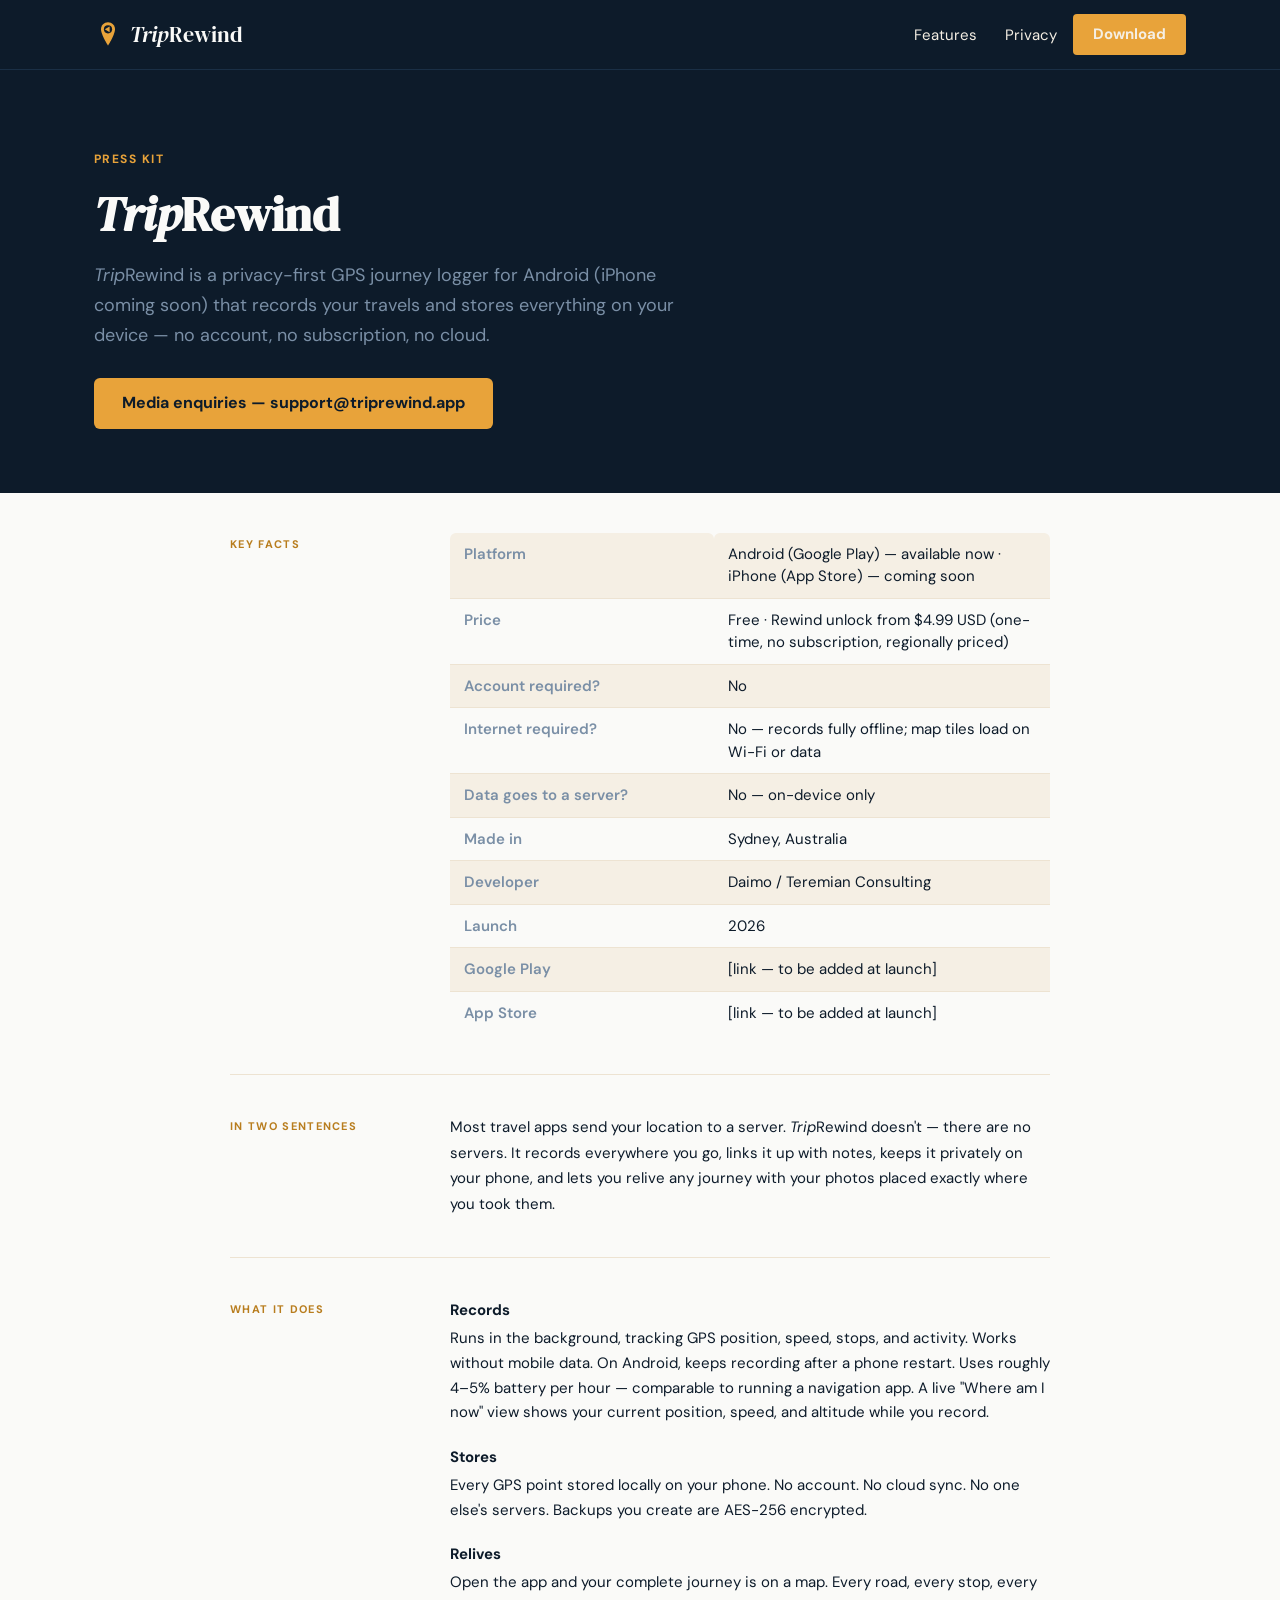
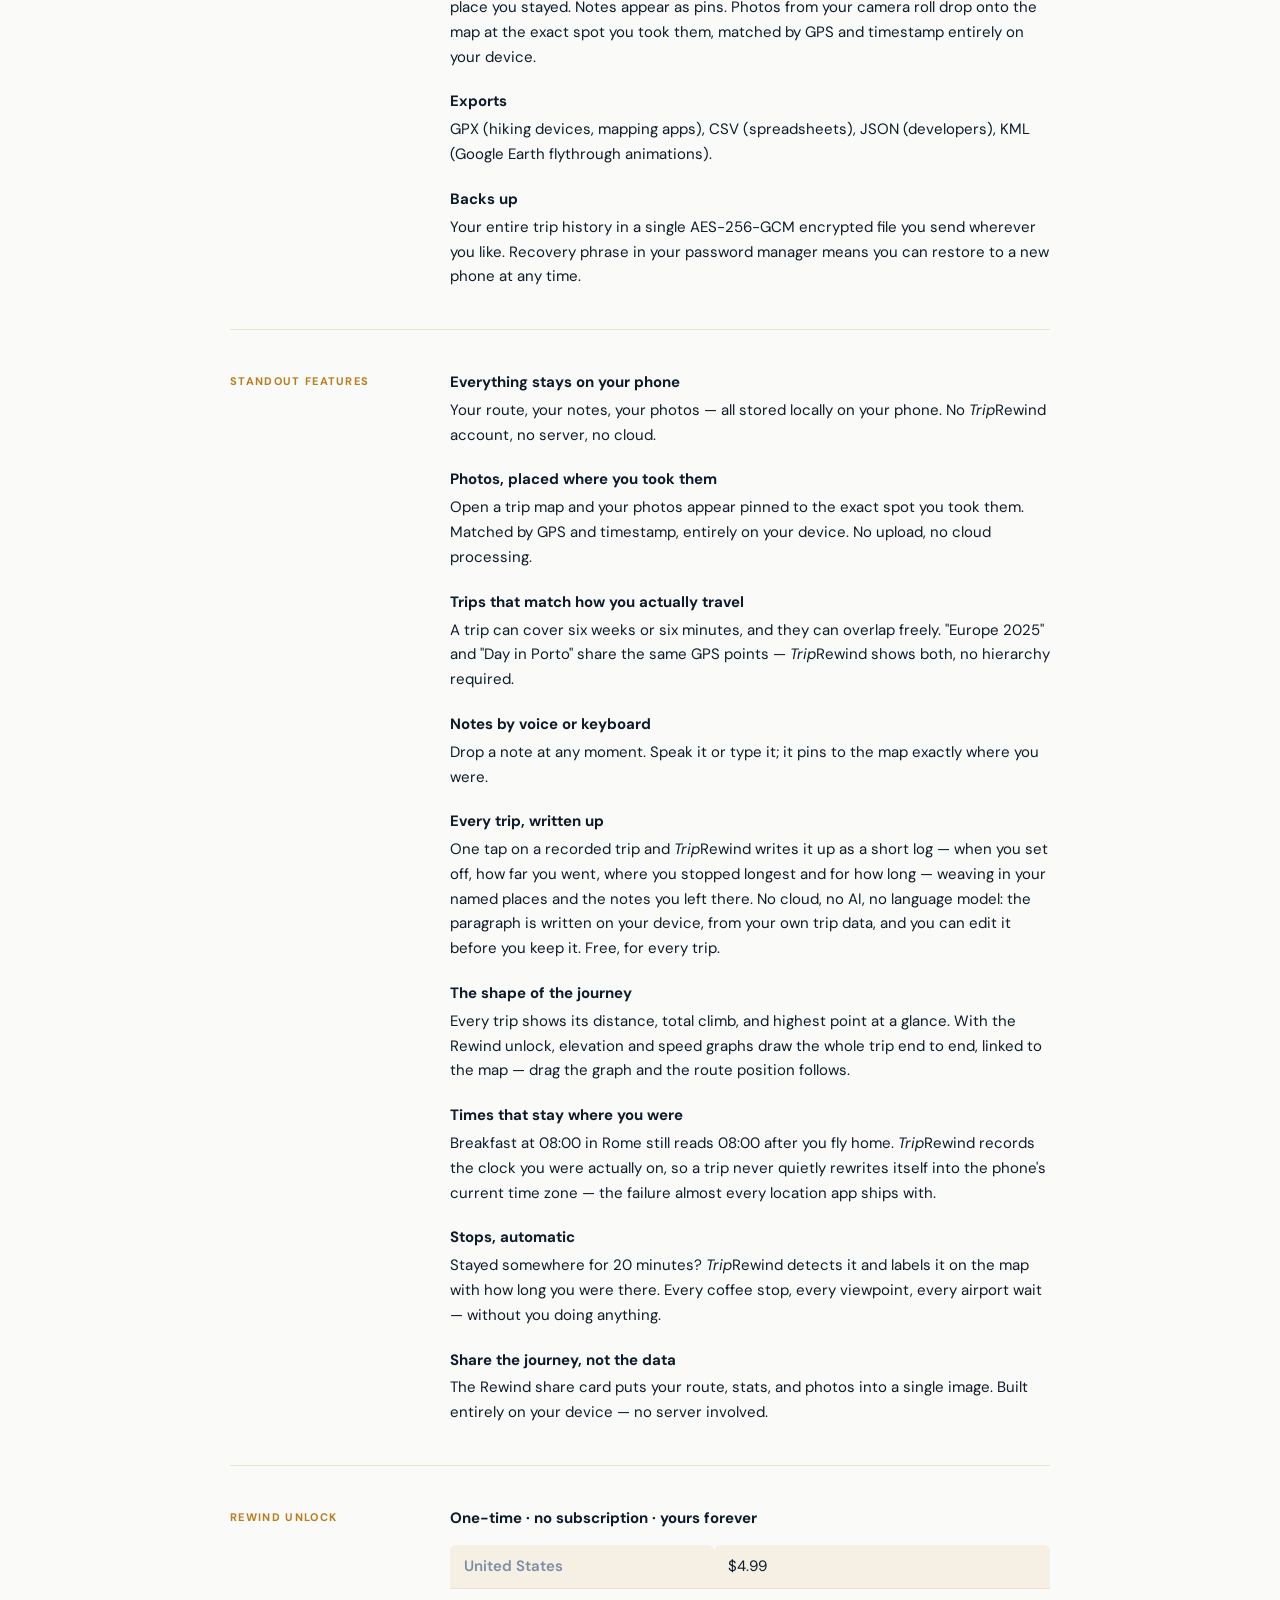
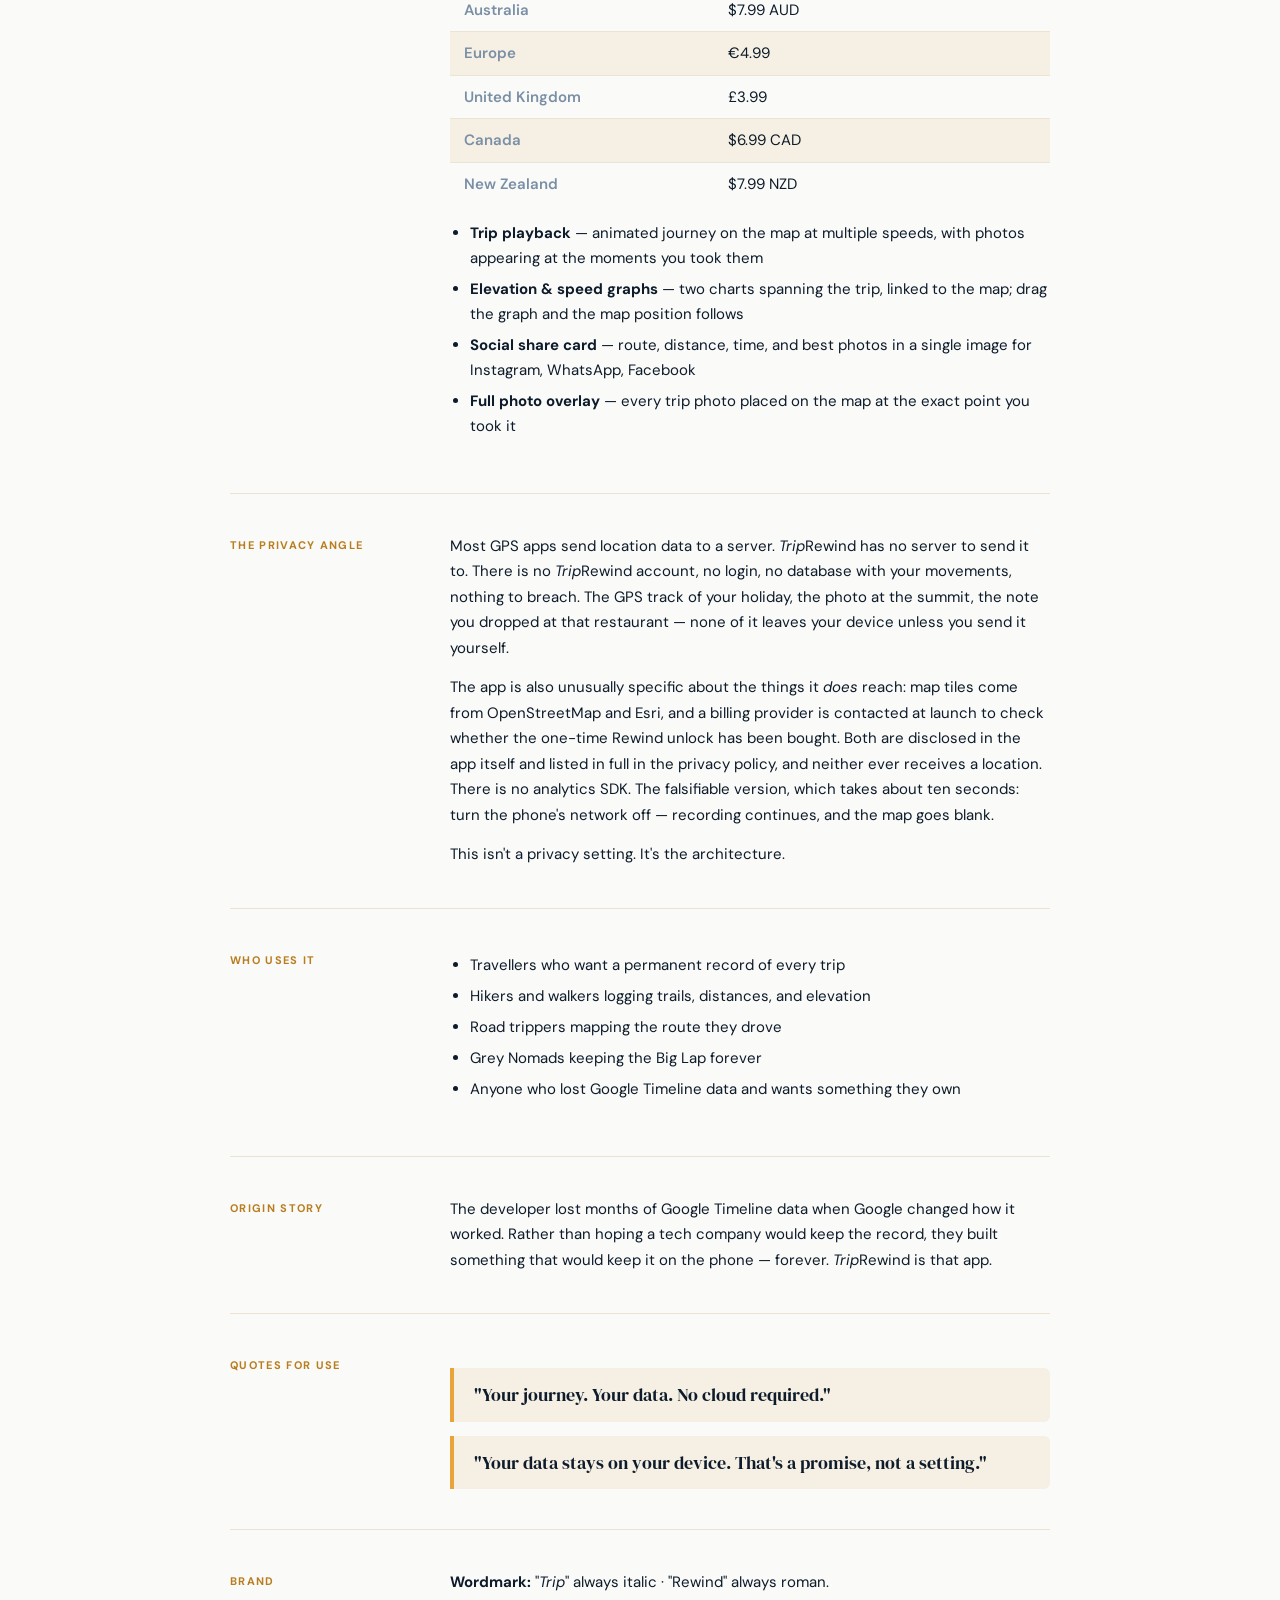
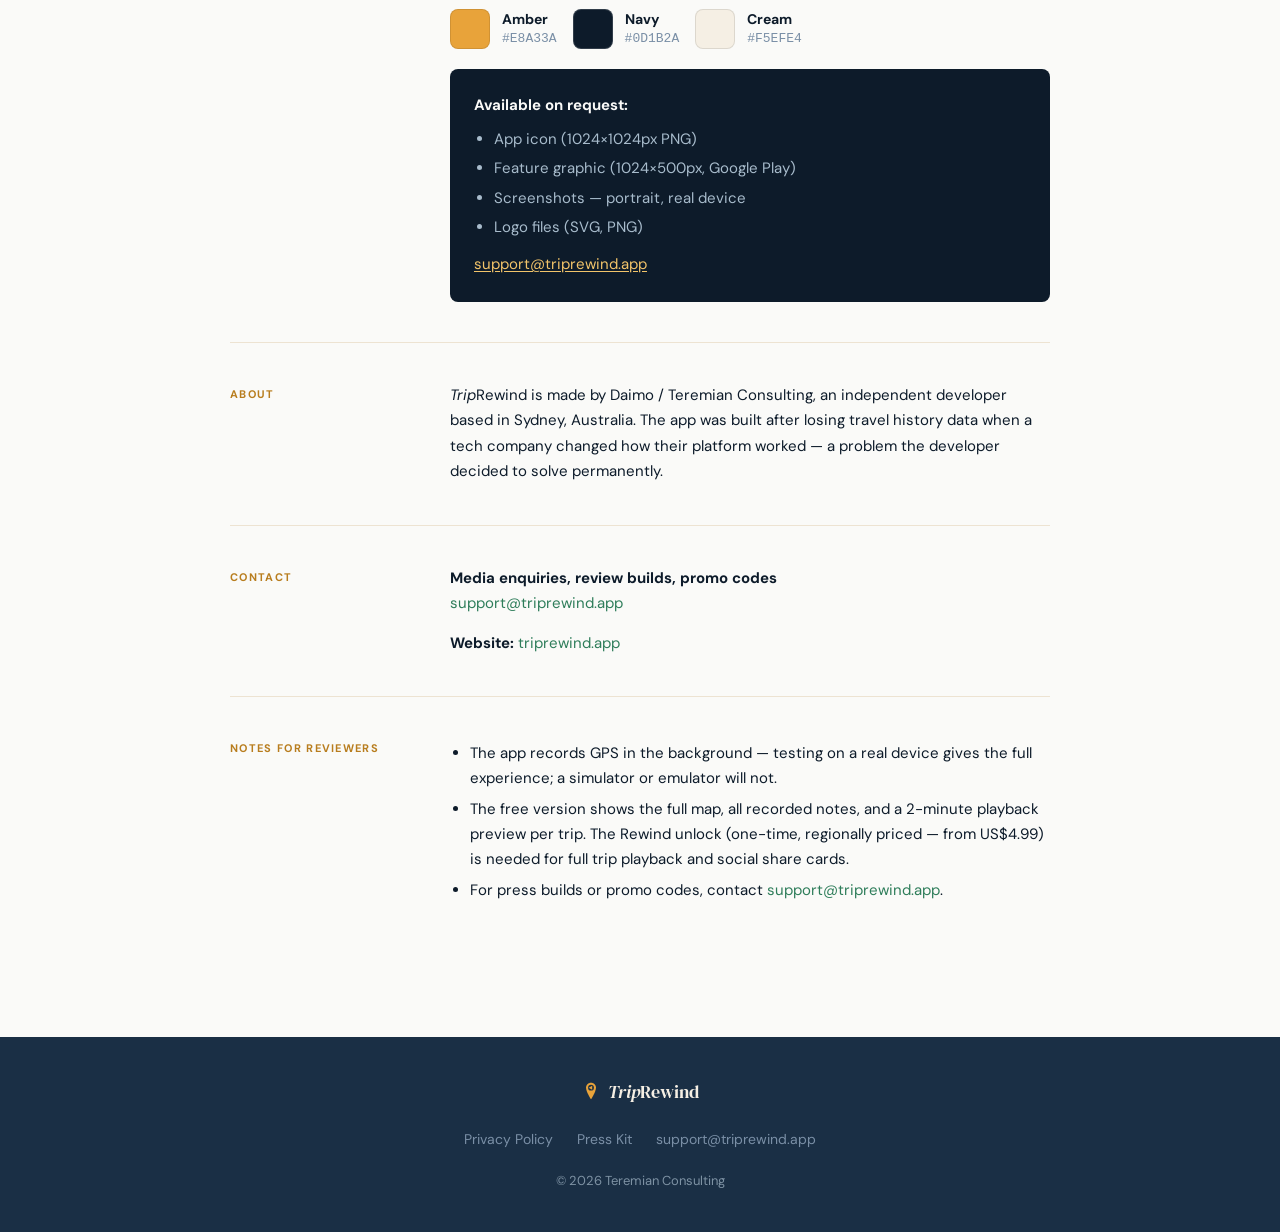
<file: press/index.html>
<!DOCTYPE html>
<html lang="en">
<head>
  <meta charset="UTF-8">
  <meta name="viewport" content="width=device-width, initial-scale=1.0">
  <title>Press Kit — TripRewind</title>
  <meta name="description" content="TripRewind press kit — app description, key facts, features, brand assets, and media contact.">
  <link rel="stylesheet" href="../style.css">
  <link rel="icon" type="image/svg+xml" href="/favicon.svg">
</head>
<body>

  <!-- ── Nav ──────────────────────────────────────────────────── -->
  <nav class="site-nav" aria-label="Site navigation">
    <div class="nav-inner">
      <a class="wordmark" href="/">
        <svg xmlns="http://www.w3.org/2000/svg" viewBox="0 0 48 48" fill="none" width="28" height="28" aria-hidden="true">
          <path d="M24 4C17.373 4 12 9.373 12 16C12 25.333 24 44 24 44C24 44 36 25.333 36 16C36 9.373 30.627 4 24 4Z" fill="#E8A33A"/>
          <circle cx="24" cy="16" r="7" fill="#0D1B2A"/>
          <path d="M26.8 11.2L26.8 20.8L18.5 16Z" fill="#E8A33A"/>
        </svg>
        <span><i>Trip</i>Rewind</span>
      </a>
      <ul class="nav-links" role="list">
        <li><a href="/#features">Features</a></li>
        <li><a href="/privacy/">Privacy</a></li>
        <li><a href="/#download" class="btn btn-primary">Download</a></li>
      </ul>
    </div>
  </nav>

  <!-- ── Press header ──────────────────────────────────────────── -->
  <header class="press-header">
    <div class="container">
      <p class="eyebrow">Press Kit</p>
      <h1><i>Trip</i>Rewind</h1>
      <p class="lead"><i>Trip</i>Rewind is a privacy-first GPS journey logger for Android (iPhone coming soon) that records your travels and stores everything on your device — no account, no subscription, no cloud.</p>
      <a href="mailto:support@triprewind.app" class="btn btn-primary">Media enquiries — support@triprewind.app</a>
    </div>
  </header>

  <!-- ── Press content ─────────────────────────────────────────── -->
  <main class="press-body">
    <div class="press-content">

      <section class="press-section">
        <h2>Key facts</h2>
        <div class="press-section-body">
          <table class="facts-table">
            <tbody>
              <tr><td>Platform</td><td>Android (Google Play) — available now · iPhone (App Store) — coming soon</td></tr>
              <tr><td>Price</td><td>Free · Rewind unlock from $4.99 USD (one-time, no subscription, regionally priced)</td></tr>
              <tr><td>Account required?</td><td>No</td></tr>
              <tr><td>Internet required?</td><td>No — records fully offline; map tiles load on Wi-Fi or data</td></tr>
              <tr><td>Data goes to a server?</td><td>No — on-device only</td></tr>
              <tr><td>Made in</td><td>Sydney, Australia</td></tr>
              <tr><td>Developer</td><td>Daimo / Teremian Consulting</td></tr>
              <tr><td>Launch</td><td>2026</td></tr>
              <tr><td>Google Play</td><td>[link — to be added at launch]</td></tr>
              <tr><td>App Store</td><td>[link — to be added at launch]</td></tr>
            </tbody>
          </table>
        </div>
      </section>

      <section class="press-section">
        <h2>In two sentences</h2>
        <div class="press-section-body">
          <p>Most travel apps send your location to a server. <i>Trip</i>Rewind doesn't — there are no servers. It records everywhere you go, links it up with notes, keeps it privately on your phone, and lets you relive any journey with your photos placed exactly where you took them.</p>
        </div>
      </section>

      <section class="press-section">
        <h2>What it does</h2>
        <div class="press-section-body">
          <div class="feature-item">
            <strong>Records</strong>
            <p>Runs in the background, tracking GPS position, speed, stops, and activity. Works without mobile data. On Android, keeps recording after a phone restart. Uses roughly 4–5% battery per hour — comparable to running a navigation app. A live "Where am I now" view shows your current position, speed, and altitude while you record.</p>
          </div>
          <div class="feature-item">
            <strong>Stores</strong>
            <p>Every GPS point stored locally on your phone. No account. No cloud sync. No one else's servers. Backups you create are AES-256 encrypted.</p>
          </div>
          <div class="feature-item">
            <strong>Relives</strong>
            <p>Open the app and your complete journey is on a map. Every road, every stop, every place you stayed. Notes appear as pins. Photos from your camera roll drop onto the map at the exact spot you took them, matched by GPS and timestamp entirely on your device.</p>
          </div>
          <div class="feature-item">
            <strong>Exports</strong>
            <p>GPX (hiking devices, mapping apps), CSV (spreadsheets), JSON (developers), KML (Google Earth flythrough animations).</p>
          </div>
          <div class="feature-item">
            <strong>Backs up</strong>
            <p>Your entire trip history in a single AES-256-GCM encrypted file you send wherever you like. Recovery phrase in your password manager means you can restore to a new phone at any time.</p>
          </div>
        </div>
      </section>

      <section class="press-section">
        <h2>Standout features</h2>
        <div class="press-section-body">
          <div class="feature-item">
            <strong>Everything stays on your phone</strong>
            <p>Your route, your notes, your photos — all stored locally on your phone. No <i>Trip</i>Rewind account, no server, no cloud.</p>
          </div>
          <div class="feature-item">
            <strong>Photos, placed where you took them</strong>
            <p>Open a trip map and your photos appear pinned to the exact spot you took them. Matched by GPS and timestamp, entirely on your device. No upload, no cloud processing.</p>
          </div>
          <div class="feature-item">
            <strong>Trips that match how you actually travel</strong>
            <p>A trip can cover six weeks or six minutes, and they can overlap freely. "Europe 2025" and "Day in Porto" share the same GPS points — <i>Trip</i>Rewind shows both, no hierarchy required.</p>
          </div>
          <div class="feature-item">
            <strong>Notes by voice or keyboard</strong>
            <p>Drop a note at any moment. Speak it or type it; it pins to the map exactly where you were.</p>
          </div>
          <div class="feature-item">
            <strong>Every trip, written up</strong>
            <p>One tap on a recorded trip and <i>Trip</i>Rewind writes it up as a short log — when you set off, how far you went, where you stopped longest and for how long — weaving in your named places and the notes you left there. No cloud, no AI, no language model: the paragraph is written on your device, from your own trip data, and you can edit it before you keep it. Free, for every trip.</p>
          </div>
          <div class="feature-item">
            <strong>The shape of the journey</strong>
            <p>Every trip shows its distance, total climb, and highest point at a glance. With the Rewind unlock, elevation and speed graphs draw the whole trip end to end, linked to the map — drag the graph and the route position follows.</p>
          </div>
          <div class="feature-item">
            <strong>Times that stay where you were</strong>
            <p>Breakfast at 08:00 in Rome still reads 08:00 after you fly home. <i>Trip</i>Rewind records the clock you were actually on, so a trip never quietly rewrites itself into the phone's current time zone — the failure almost every location app ships with.</p>
          </div>
          <div class="feature-item">
            <strong>Stops, automatic</strong>
            <p>Stayed somewhere for 20 minutes? <i>Trip</i>Rewind detects it and labels it on the map with how long you were there. Every coffee stop, every viewpoint, every airport wait — without you doing anything.</p>
          </div>
          <div class="feature-item">
            <strong>Share the journey, not the data</strong>
            <p>The Rewind share card puts your route, stats, and photos into a single image. Built entirely on your device — no server involved.</p>
          </div>
        </div>
      </section>

      <section class="press-section">
        <h2>Rewind unlock</h2>
        <div class="press-section-body">
          <p><strong>One-time · no subscription · yours forever</strong></p>
          <table class="facts-table" style="margin-bottom:1rem;">
            <tbody>
              <tr><td>United States</td><td>$4.99</td></tr>
              <tr><td>Australia</td><td>$7.99 AUD</td></tr>
              <tr><td>Europe</td><td>€4.99</td></tr>
              <tr><td>United Kingdom</td><td>£3.99</td></tr>
              <tr><td>Canada</td><td>$6.99 CAD</td></tr>
              <tr><td>New Zealand</td><td>$7.99 NZD</td></tr>
            </tbody>
          </table>
          <ul>
            <li><strong>Trip playback</strong> — animated journey on the map at multiple speeds, with photos appearing at the moments you took them</li>
            <li><strong>Elevation &amp; speed graphs</strong> — two charts spanning the trip, linked to the map; drag the graph and the map position follows</li>
            <li><strong>Social share card</strong> — route, distance, time, and best photos in a single image for Instagram, WhatsApp, Facebook</li>
            <li><strong>Full photo overlay</strong> — every trip photo placed on the map at the exact point you took it</li>
          </ul>
        </div>
      </section>

      <section class="press-section">
        <h2>The privacy angle</h2>
        <div class="press-section-body">
          <p>Most GPS apps send location data to a server. <i>Trip</i>Rewind has no server to send it to. There is no <i>Trip</i>Rewind account, no login, no database with your movements, nothing to breach. The GPS track of your holiday, the photo at the summit, the note you dropped at that restaurant — none of it leaves your device unless you send it yourself.</p>
          <p>The app is also unusually specific about the things it <em>does</em> reach: map tiles come from OpenStreetMap and Esri, and a billing provider is contacted at launch to check whether the one-time Rewind unlock has been bought. Both are disclosed in the app itself and listed in full in the <a href="/privacy/#network">privacy policy</a>, and neither ever receives a location. There is no analytics SDK. The falsifiable version, which takes about ten seconds: turn the phone's network off — recording continues, and the map goes blank.</p>
          <p>This isn't a privacy setting. It's the architecture.</p>
        </div>
      </section>

      <section class="press-section">
        <h2>Who uses it</h2>
        <div class="press-section-body">
          <ul>
            <li>Travellers who want a permanent record of every trip</li>
            <li>Hikers and walkers logging trails, distances, and elevation</li>
            <li>Road trippers mapping the route they drove</li>
            <li>Grey Nomads keeping the Big Lap forever</li>
            <li>Anyone who lost Google Timeline data and wants something they own</li>
          </ul>
        </div>
      </section>

      <section class="press-section">
        <h2>Origin story</h2>
        <div class="press-section-body">
          <p>The developer lost months of Google Timeline data when Google changed how it worked. Rather than hoping a tech company would keep the record, they built something that would keep it on the phone — forever. <i>Trip</i>Rewind is that app.</p>
        </div>
      </section>

      <section class="press-section">
        <h2>Quotes for use</h2>
        <div class="press-section-body">
          <blockquote class="pull-quote">"Your journey. Your data. No cloud required."</blockquote>
          <blockquote class="pull-quote">"Your data stays on your device. That's a promise, not a setting."</blockquote>
        </div>
      </section>

      <section class="press-section">
        <h2>Brand</h2>
        <div class="press-section-body">
          <p><strong>Wordmark:</strong> "<i>Trip</i>" always italic · "Rewind" always roman.</p>
          <div class="brand-swatches">
            <div class="swatch">
              <div class="swatch-dot" style="background:#E8A33A;"></div>
              <div><strong>Amber</strong><code>#E8A33A</code></div>
            </div>
            <div class="swatch">
              <div class="swatch-dot" style="background:#0D1B2A; border-color:rgba(255,255,255,0.15);"></div>
              <div><strong>Navy</strong><code>#0D1B2A</code></div>
            </div>
            <div class="swatch">
              <div class="swatch-dot" style="background:#F5EFE4;"></div>
              <div><strong>Cream</strong><code>#F5EFE4</code></div>
            </div>
          </div>
          <div class="asset-box">
            <p><strong>Available on request:</strong></p>
            <ul>
              <li>App icon (1024×1024px PNG)</li>
              <li>Feature graphic (1024×500px, Google Play)</li>
              <li>Screenshots — portrait, real device</li>
              <li>Logo files (SVG, PNG)</li>
            </ul>
            <p><a href="mailto:support@triprewind.app">support@triprewind.app</a></p>
          </div>
        </div>
      </section>

      <section class="press-section">
        <h2>About</h2>
        <div class="press-section-body">
          <p><i>Trip</i>Rewind is made by Daimo / Teremian Consulting, an independent developer based in Sydney, Australia. The app was built after losing travel history data when a tech company changed how their platform worked — a problem the developer decided to solve permanently.</p>
        </div>
      </section>

      <section class="press-section">
        <h2>Contact</h2>
        <div class="press-section-body">
          <p><strong>Media enquiries, review builds, promo codes</strong><br>
          <a href="mailto:support@triprewind.app" style="color:var(--privacy-green);">support@triprewind.app</a></p>
          <p style="margin-top:0.75rem;"><strong>Website:</strong> <a href="https://triprewind.app" style="color:var(--privacy-green);">triprewind.app</a></p>
        </div>
      </section>

      <section class="press-section">
        <h2>Notes for reviewers</h2>
        <div class="press-section-body">
          <ul>
            <li>The app records GPS in the background — testing on a real device gives the full experience; a simulator or emulator will not.</li>
            <li>The free version shows the full map, all recorded notes, and a 2-minute playback preview per trip. The Rewind unlock (one-time, regionally priced — from US$4.99) is needed for full trip playback and social share cards.</li>
            <li>For press builds or promo codes, contact <a href="mailto:support@triprewind.app" style="color:var(--privacy-green);">support@triprewind.app</a>.</li>
          </ul>
        </div>
      </section>

    </div>
  </main>

  <!-- ── Footer ────────────────────────────────────────────────── -->
  <footer class="site-footer" aria-label="Footer">
    <div class="footer-inner">
      <a class="wordmark-sm" href="/">
        <svg xmlns="http://www.w3.org/2000/svg" viewBox="0 0 48 48" fill="none" width="20" height="20" aria-hidden="true">
          <path d="M24 4C17.373 4 12 9.373 12 16C12 25.333 24 44 24 44C24 44 36 25.333 36 16C36 9.373 30.627 4 24 4Z" fill="#E8A33A"/>
          <circle cx="24" cy="16" r="7" fill="#1A2F45"/>
          <path d="M26.8 11.2L26.8 20.8L18.5 16Z" fill="#E8A33A"/>
        </svg>
        <span><i>Trip</i>Rewind</span>
      </a>
      <ul class="footer-links" role="list">
        <li><a href="/privacy/">Privacy Policy</a></li>
        <li><a href="/press/" aria-current="page">Press Kit</a></li>
        <li><a href="mailto:support@triprewind.app">support@triprewind.app</a></li>
      </ul>
      <p class="footer-copy">© 2026 Teremian Consulting</p>
    </div>
  </footer>

</body>
</html>
</file>
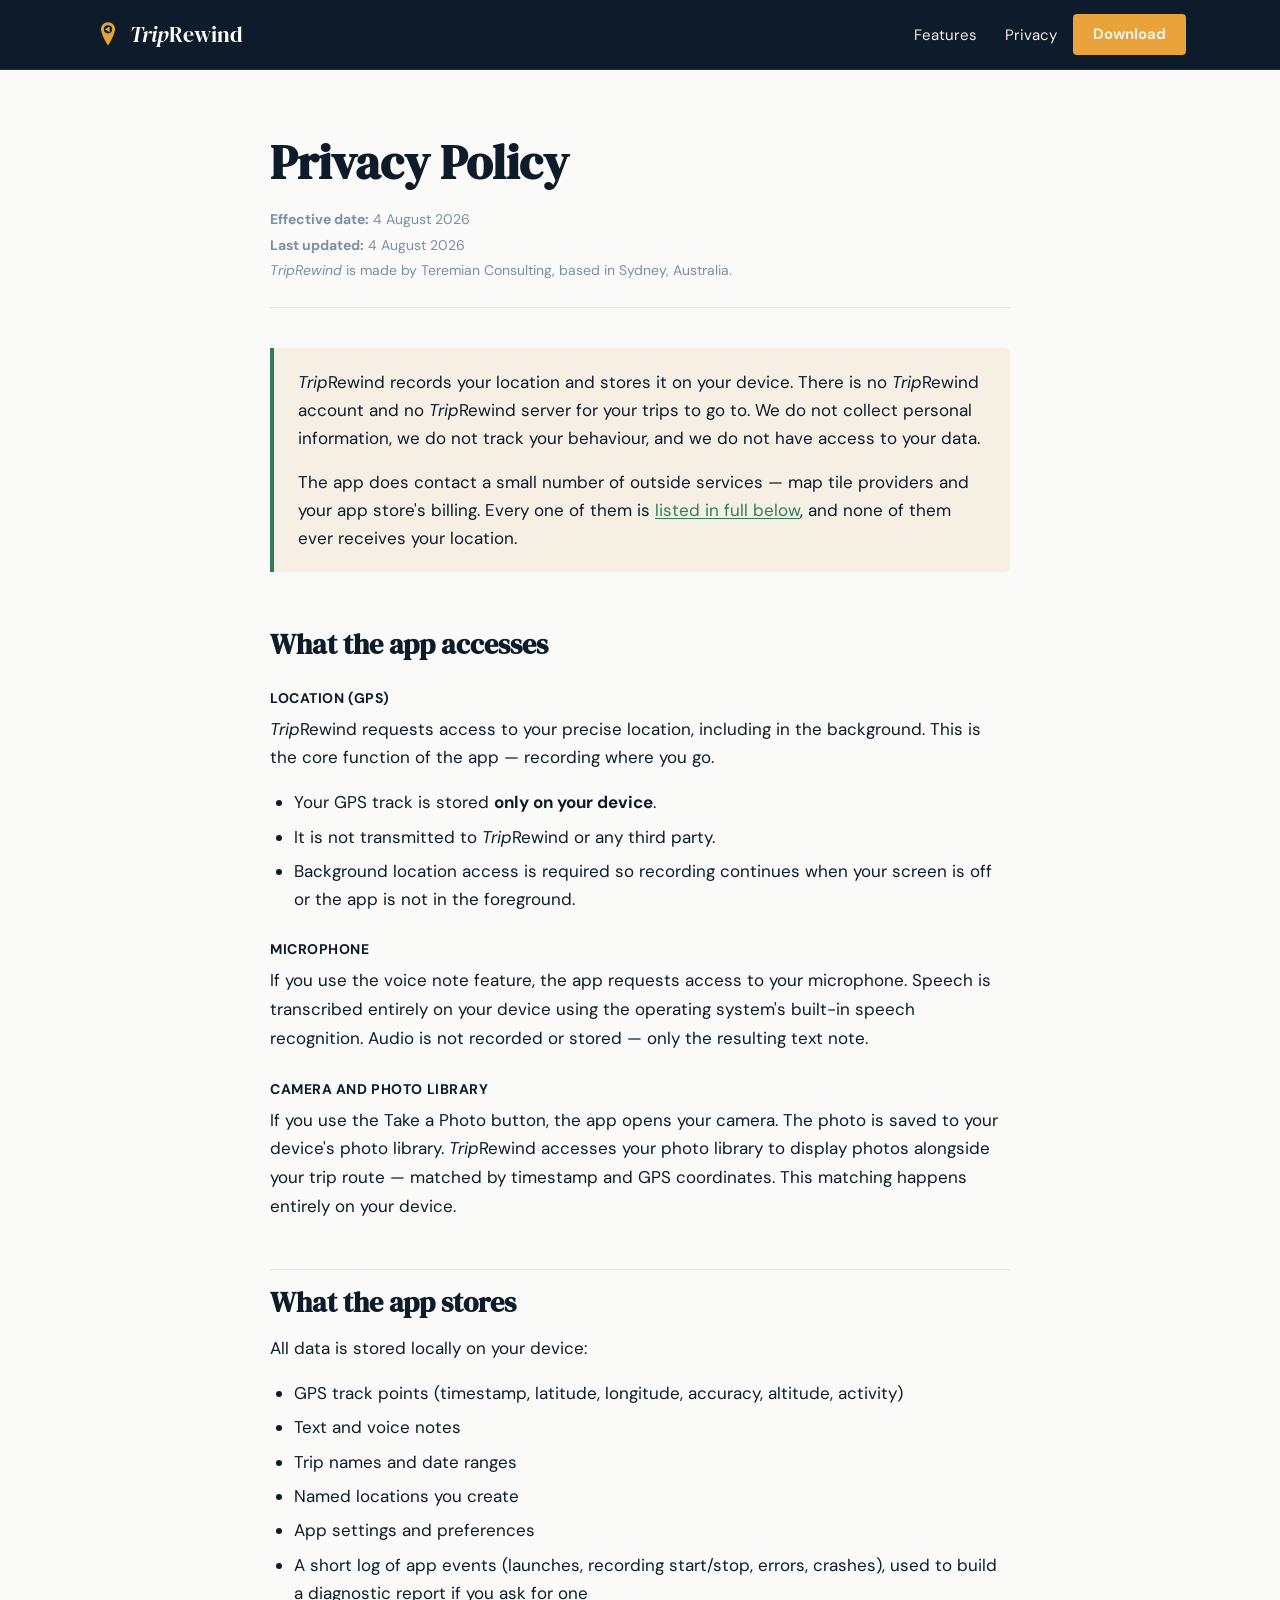
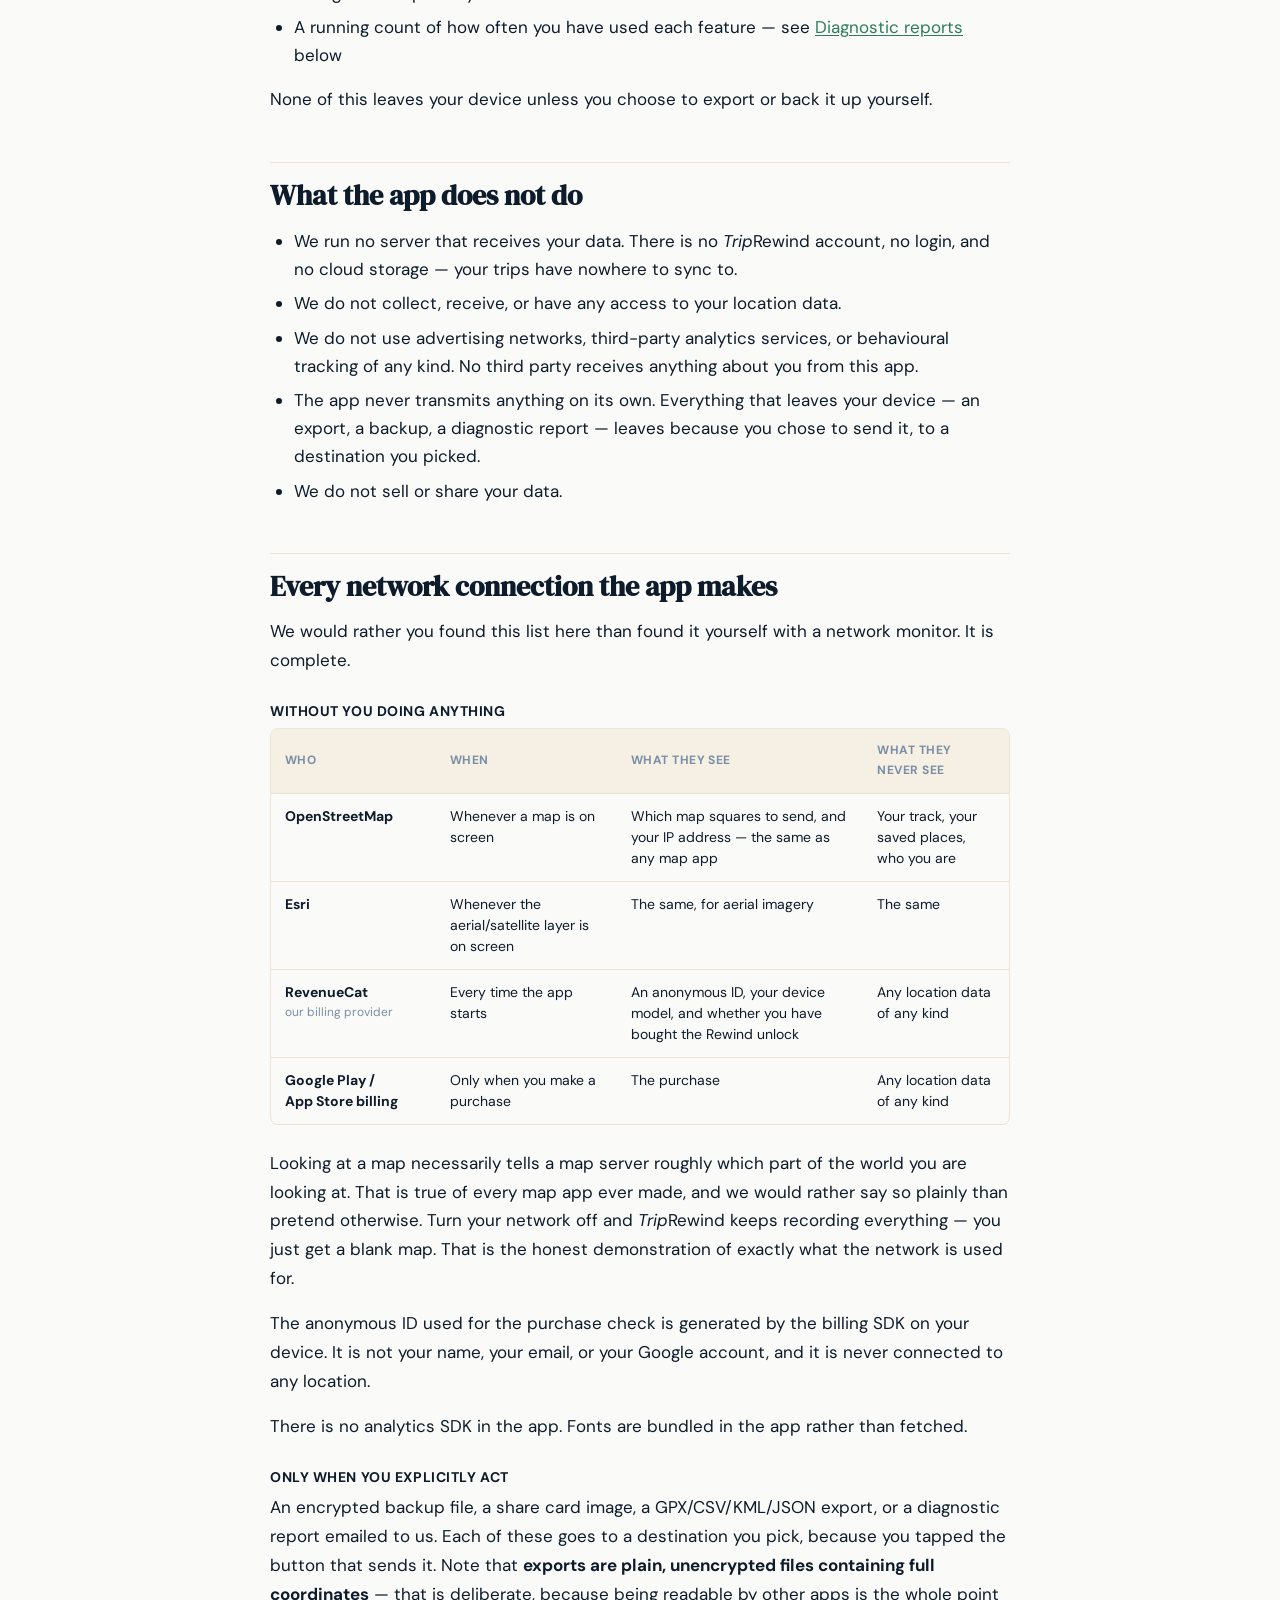
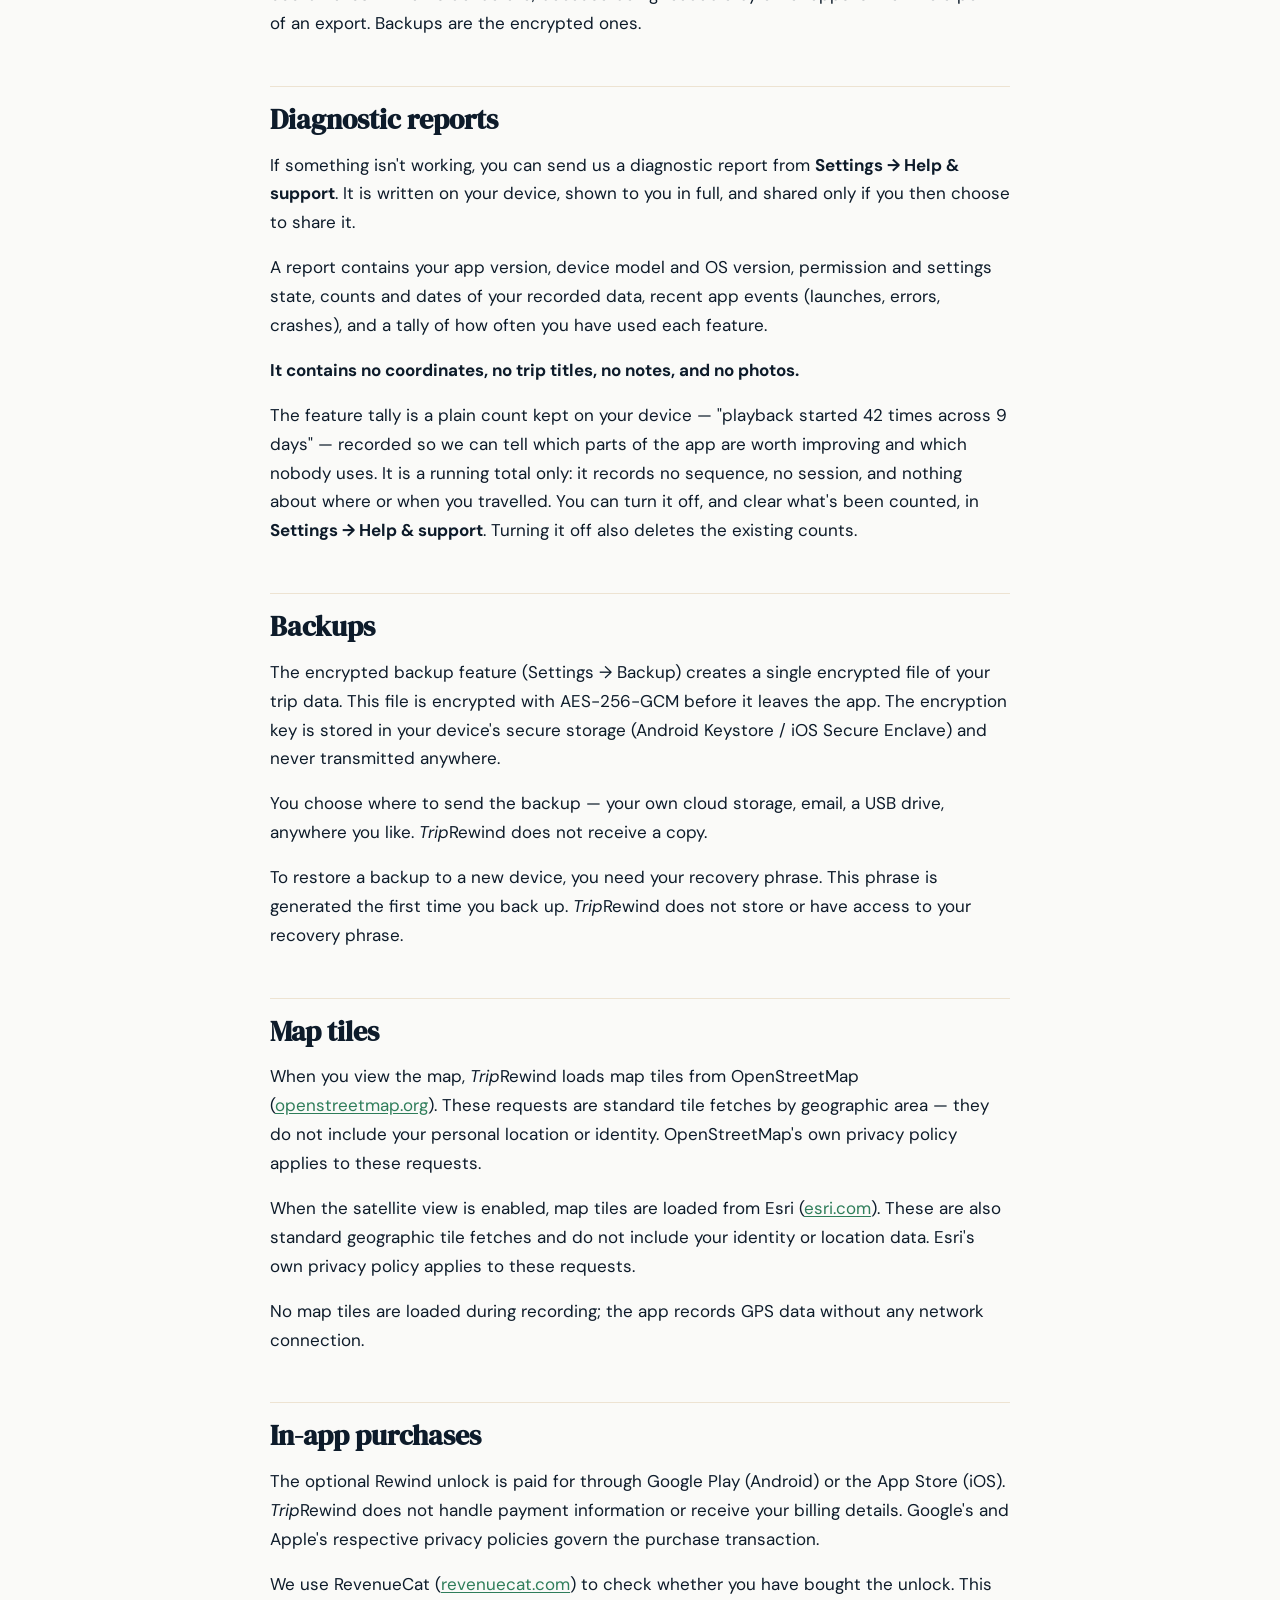
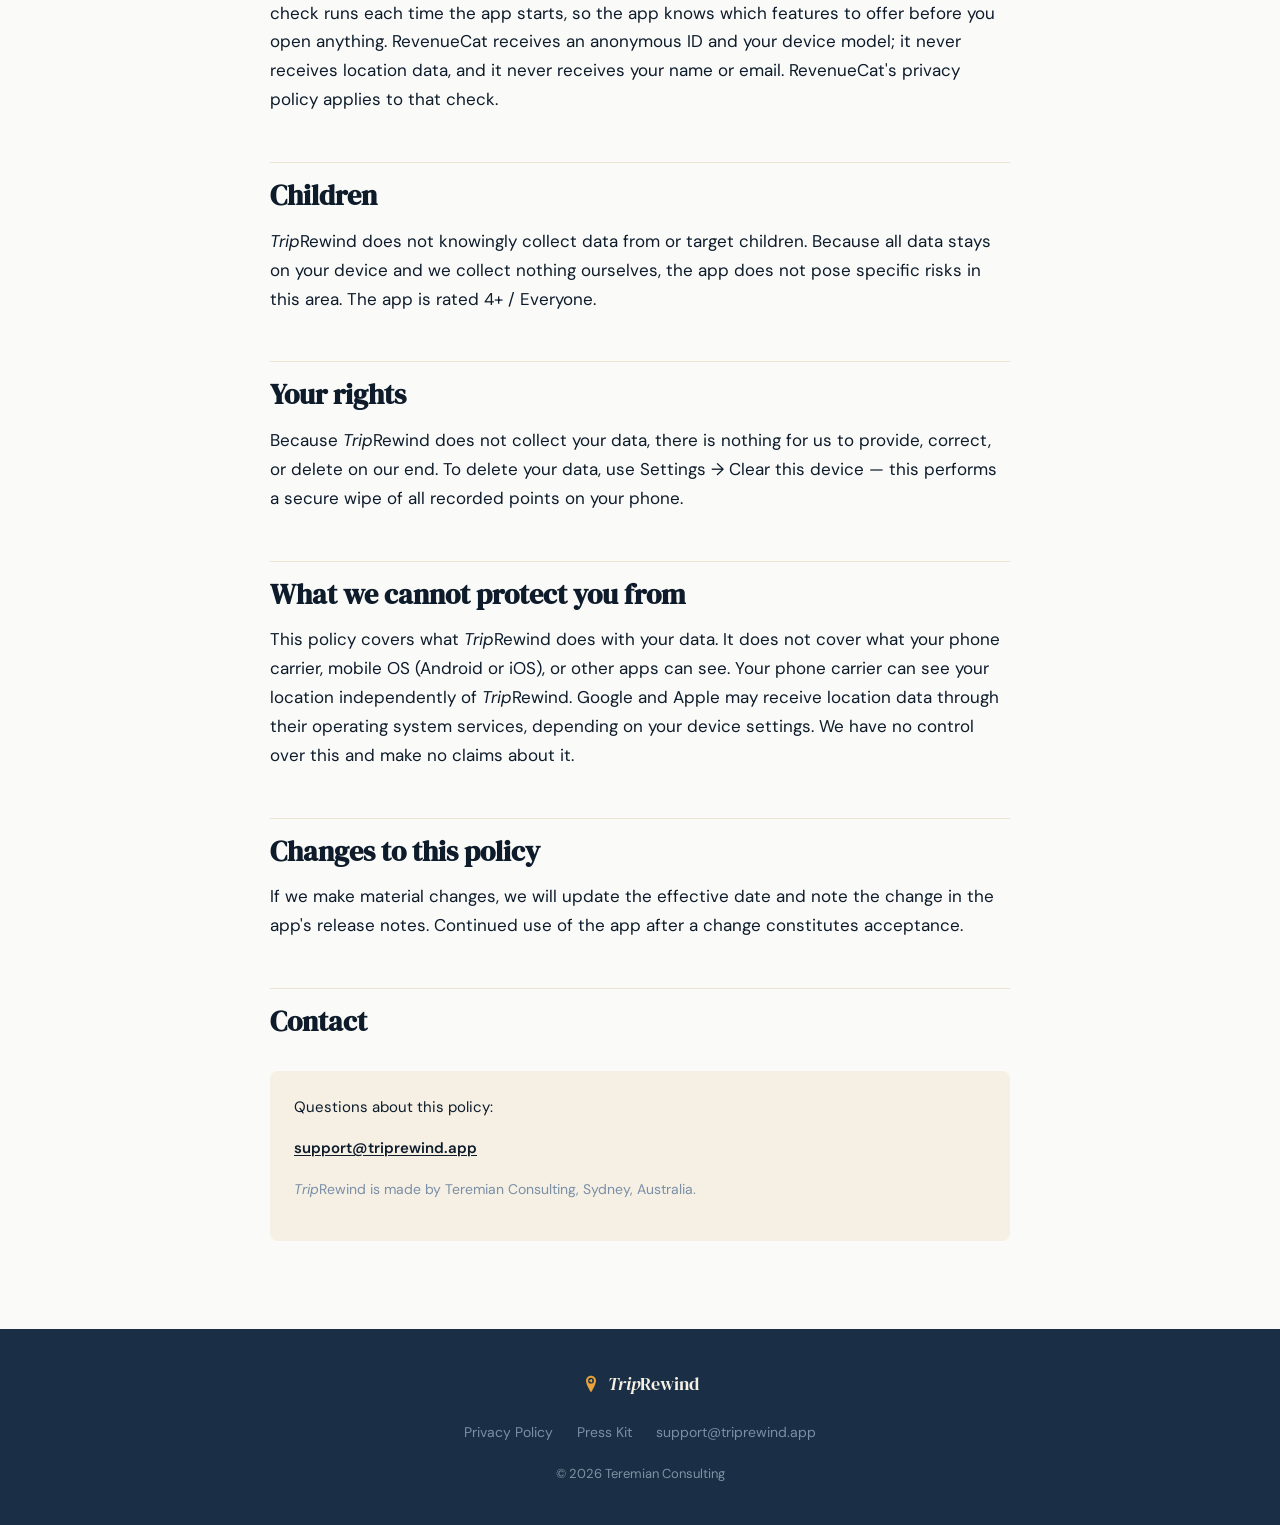
<file: privacy/index.html>
<!DOCTYPE html>
<html lang="en">
<head>
  <meta charset="UTF-8">
  <meta name="viewport" content="width=device-width, initial-scale=1.0">
  <title>Privacy Policy — TripRewind</title>
  <meta name="description" content="TripRewind privacy policy. Your GPS data stays on your device. No account, no cloud, no tracking.">
  <link rel="stylesheet" href="../style.css">
  <link rel="icon" type="image/svg+xml" href="/favicon.svg">
</head>
<body>

  <!-- ── Nav ──────────────────────────────────────────────────── -->
  <nav class="site-nav" aria-label="Site navigation">
    <div class="nav-inner">
      <a class="wordmark" href="/">
        <svg xmlns="http://www.w3.org/2000/svg" viewBox="0 0 48 48" fill="none" width="28" height="28" aria-hidden="true">
          <path d="M24 4C17.373 4 12 9.373 12 16C12 25.333 24 44 24 44C24 44 36 25.333 36 16C36 9.373 30.627 4 24 4Z" fill="#E8A33A"/>
          <circle cx="24" cy="16" r="7" fill="#0D1B2A"/>
          <path d="M26.8 11.2L26.8 20.8L18.5 16Z" fill="#E8A33A"/>
        </svg>
        <span><i>Trip</i>Rewind</span>
      </a>
      <ul class="nav-links" role="list">
        <li><a href="/#features">Features</a></li>
        <li><a href="/privacy/" aria-current="page">Privacy</a></li>
        <li><a href="/#download" class="btn btn-primary">Download</a></li>
      </ul>
    </div>
  </nav>

  <!-- ── Content ───────────────────────────────────────────────── -->
  <main class="page-wrap">
    <article class="prose">

      <h1>Privacy Policy</h1>

      <p class="meta">
        <strong>Effective date:</strong> 4 August 2026<br>
        <strong>Last updated:</strong> 4 August 2026<br>
        <em><i>Trip</i>Rewind</em> is made by Teremian Consulting, based in Sydney, Australia.
      </p>

      <div class="short-version">
        <p><i>Trip</i>Rewind records your location and stores it on your device. There is no <i>Trip</i>Rewind account and no <i>Trip</i>Rewind server for your trips to go to. We do not collect personal information, we do not track your behaviour, and we do not have access to your data.</p>
        <p style="margin-bottom:0;">The app does contact a small number of outside services — map tile providers and your app store's billing. Every one of them is <a href="#network">listed in full below</a>, and none of them ever receives your location.</p>
      </div>

      <h2>What the app accesses</h2>

      <h3>Location (GPS)</h3>
      <p><i>Trip</i>Rewind requests access to your precise location, including in the background. This is the core function of the app — recording where you go.</p>
      <ul>
        <li>Your GPS track is stored <strong>only on your device</strong>.</li>
        <li>It is not transmitted to <i>Trip</i>Rewind or any third party.</li>
        <li>Background location access is required so recording continues when your screen is off or the app is not in the foreground.</li>
      </ul>

      <h3>Microphone</h3>
      <p>If you use the voice note feature, the app requests access to your microphone. Speech is transcribed entirely on your device using the operating system's built-in speech recognition. Audio is not recorded or stored — only the resulting text note.</p>

      <h3>Camera and photo library</h3>
      <p>If you use the Take a Photo button, the app opens your camera. The photo is saved to your device's photo library. <i>Trip</i>Rewind accesses your photo library to display photos alongside your trip route — matched by timestamp and GPS coordinates. This matching happens entirely on your device.</p>

      <h2>What the app stores</h2>

      <p>All data is stored locally on your device:</p>
      <ul>
        <li>GPS track points (timestamp, latitude, longitude, accuracy, altitude, activity)</li>
        <li>Text and voice notes</li>
        <li>Trip names and date ranges</li>
        <li>Named locations you create</li>
        <li>App settings and preferences</li>
        <li>A short log of app events (launches, recording start/stop, errors, crashes), used to build a diagnostic report if you ask for one</li>
        <li>A running count of how often you have used each feature — see <a href="#diagnostics">Diagnostic reports</a> below</li>
      </ul>
      <p>None of this leaves your device unless you choose to export or back it up yourself.</p>

      <h2>What the app does not do</h2>

      <ul>
        <li>We run no server that receives your data. There is no <i>Trip</i>Rewind account, no login, and no cloud storage — your trips have nowhere to sync to.</li>
        <li>We do not collect, receive, or have any access to your location data.</li>
        <li>We do not use advertising networks, third-party analytics services, or behavioural tracking of any kind. No third party receives anything about you from this app.</li>
        <li>The app never transmits anything on its own. Everything that leaves your device — an export, a backup, a diagnostic report — leaves because you chose to send it, to a destination you picked.</li>
        <li>We do not sell or share your data.</li>
      </ul>

      <h2 id="network">Every network connection the app makes</h2>

      <p>We would rather you found this list here than found it yourself with a network monitor. It is complete.</p>

      <h3>Without you doing anything</h3>

      <div class="table-scroll">
        <table class="egress-table">
          <thead>
            <tr><th>Who</th><th>When</th><th>What they see</th><th>What they never see</th></tr>
          </thead>
          <tbody>
            <tr>
              <td>OpenStreetMap</td>
              <td>Whenever a map is on screen</td>
              <td>Which map squares to send, and your IP address — the same as any map app</td>
              <td>Your track, your saved places, who you are</td>
            </tr>
            <tr>
              <td>Esri</td>
              <td>Whenever the aerial/satellite layer is on screen</td>
              <td>The same, for aerial imagery</td>
              <td>The same</td>
            </tr>
            <tr>
              <td>RevenueCat<br><span class="egress-note">our billing provider</span></td>
              <td>Every time the app starts</td>
              <td>An anonymous ID, your device model, and whether you have bought the Rewind unlock</td>
              <td>Any location data of any kind</td>
            </tr>
            <tr>
              <td>Google Play / App&nbsp;Store billing</td>
              <td>Only when you make a purchase</td>
              <td>The purchase</td>
              <td>Any location data of any kind</td>
            </tr>
          </tbody>
        </table>
      </div>

      <p>Looking at a map necessarily tells a map server roughly which part of the world you are looking at. That is true of every map app ever made, and we would rather say so plainly than pretend otherwise. Turn your network off and <i>Trip</i>Rewind keeps recording everything — you just get a blank map. That is the honest demonstration of exactly what the network is used for.</p>

      <p>The anonymous ID used for the purchase check is generated by the billing SDK on your device. It is not your name, your email, or your Google account, and it is never connected to any location.</p>

      <p>There is no analytics SDK in the app. Fonts are bundled in the app rather than fetched.</p>

      <h3>Only when you explicitly act</h3>

      <p>An encrypted backup file, a share card image, a GPX/CSV/KML/JSON export, or a diagnostic report emailed to us. Each of these goes to a destination you pick, because you tapped the button that sends it. Note that <strong>exports are plain, unencrypted files containing full coordinates</strong> — that is deliberate, because being readable by other apps is the whole point of an export. Backups are the encrypted ones.</p>

      <h2 id="diagnostics">Diagnostic reports</h2>

      <p>If something isn't working, you can send us a diagnostic report from <strong>Settings → Help &amp; support</strong>. It is written on your device, shown to you in full, and shared only if you then choose to share it.</p>

      <p>A report contains your app version, device model and OS version, permission and settings state, counts and dates of your recorded data, recent app events (launches, errors, crashes), and a tally of how often you have used each feature.</p>

      <p><strong>It contains no coordinates, no trip titles, no notes, and no photos.</strong></p>

      <p>The feature tally is a plain count kept on your device — "playback started 42 times across 9 days" — recorded so we can tell which parts of the app are worth improving and which nobody uses. It is a running total only: it records no sequence, no session, and nothing about where or when you travelled. You can turn it off, and clear what's been counted, in <strong>Settings → Help &amp; support</strong>. Turning it off also deletes the existing counts.</p>

      <h2>Backups</h2>

      <p>The encrypted backup feature (Settings → Backup) creates a single encrypted file of your trip data. This file is encrypted with AES-256-GCM before it leaves the app. The encryption key is stored in your device's secure storage (Android Keystore / iOS Secure Enclave) and never transmitted anywhere.</p>
      <p>You choose where to send the backup — your own cloud storage, email, a USB drive, anywhere you like. <i>Trip</i>Rewind does not receive a copy.</p>
      <p>To restore a backup to a new device, you need your recovery phrase. This phrase is generated the first time you back up. <i>Trip</i>Rewind does not store or have access to your recovery phrase.</p>

      <h2>Map tiles</h2>

      <p>When you view the map, <i>Trip</i>Rewind loads map tiles from OpenStreetMap (<a href="https://openstreetmap.org" target="_blank" rel="noopener">openstreetmap.org</a>). These requests are standard tile fetches by geographic area — they do not include your personal location or identity. OpenStreetMap's own privacy policy applies to these requests.</p>
      <p>When the satellite view is enabled, map tiles are loaded from Esri (<a href="https://esri.com" target="_blank" rel="noopener">esri.com</a>). These are also standard geographic tile fetches and do not include your identity or location data. Esri's own privacy policy applies to these requests.</p>
      <p>No map tiles are loaded during recording; the app records GPS data without any network connection.</p>

      <h2>In-app purchases</h2>

      <p>The optional Rewind unlock is paid for through Google Play (Android) or the App Store (iOS). <i>Trip</i>Rewind does not handle payment information or receive your billing details. Google's and Apple's respective privacy policies govern the purchase transaction.</p>
      <p>We use RevenueCat (<a href="https://www.revenuecat.com/privacy" target="_blank" rel="noopener">revenuecat.com</a>) to check whether you have bought the unlock. This check runs each time the app starts, so the app knows which features to offer before you open anything. RevenueCat receives an anonymous ID and your device model; it never receives location data, and it never receives your name or email. RevenueCat's privacy policy applies to that check.</p>

      <h2>Children</h2>

      <p><i>Trip</i>Rewind does not knowingly collect data from or target children. Because all data stays on your device and we collect nothing ourselves, the app does not pose specific risks in this area. The app is rated 4+ / Everyone.</p>

      <h2>Your rights</h2>

      <p>Because <i>Trip</i>Rewind does not collect your data, there is nothing for us to provide, correct, or delete on our end. To delete your data, use Settings → Clear this device — this performs a secure wipe of all recorded points on your phone.</p>

      <h2>What we cannot protect you from</h2>

      <p>This policy covers what <i>Trip</i>Rewind does with your data. It does not cover what your phone carrier, mobile OS (Android or iOS), or other apps can see. Your phone carrier can see your location independently of <i>Trip</i>Rewind. Google and Apple may receive location data through their operating system services, depending on your device settings. We have no control over this and make no claims about it.</p>

      <h2>Changes to this policy</h2>

      <p>If we make material changes, we will update the effective date and note the change in the app's release notes. Continued use of the app after a change constitutes acceptance.</p>

      <h2>Contact</h2>

      <div class="contact-block">
        <p>Questions about this policy:</p>
        <p><a href="mailto:support@triprewind.app">support@triprewind.app</a></p>
        <p style="margin-top: 0.75rem; font-size: 0.875rem; color: #7A8FA6;"><i>Trip</i>Rewind is made by Teremian Consulting, Sydney, Australia.</p>
      </div>

    </article>
  </main>

  <!-- ── Footer ────────────────────────────────────────────────── -->
  <footer class="site-footer" aria-label="Footer">
    <div class="footer-inner">
      <a class="wordmark-sm" href="/">
        <svg xmlns="http://www.w3.org/2000/svg" viewBox="0 0 48 48" fill="none" width="20" height="20" aria-hidden="true">
          <path d="M24 4C17.373 4 12 9.373 12 16C12 25.333 24 44 24 44C24 44 36 25.333 36 16C36 9.373 30.627 4 24 4Z" fill="#E8A33A"/>
          <circle cx="24" cy="16" r="7" fill="#1A2F45"/>
          <path d="M26.8 11.2L26.8 20.8L18.5 16Z" fill="#E8A33A"/>
        </svg>
        <span><i>Trip</i>Rewind</span>
      </a>
      <ul class="footer-links" role="list">
        <li><a href="/privacy/" aria-current="page">Privacy Policy</a></li>
        <li><a href="/press/">Press Kit</a></li>
        <li><a href="mailto:support@triprewind.app">support@triprewind.app</a></li>
      </ul>
      <p class="footer-copy">© 2026 Teremian Consulting</p>
    </div>
  </footer>

</body>
</html>
</file>
<file: style.css>
@import url('https://fonts.googleapis.com/css2?family=DM+Serif+Display:ital@0;1&family=DM+Sans:wght@400;600;700&display=swap');

/* ── Variables ─────────────────────────────────────────────────── */
:root {
  --navy:           #0D1B2A;
  --navy-mid:       #1A2F45;
  --navy-light:     #243C56;
  --amber:          #E8A33A;
  --amber-dark:     #B87D1E;
  --amber-light:    #F2C46A;
  --cream:          #F5EFE4;
  --cream-dark:     #EDE3D2;
  --white:          #FAFAF8;
  --privacy-green:  #2E7D5A;
  --slate:          #7A8FA6;
  --slate-light:    #A8BCCC;

  --font-display: 'DM Serif Display', Georgia, serif;
  --font-body:    'DM Sans', system-ui, sans-serif;

  --max-w: 1140px;
  --pad-section: 5rem 1.5rem;
}

/* ── Reset ─────────────────────────────────────────────────────── */
*, *::before, *::after { box-sizing: border-box; margin: 0; padding: 0; }
html { scroll-behavior: smooth; -webkit-text-size-adjust: 100%; }
body {
  font-family: var(--font-body);
  font-size: 1.0625rem;
  line-height: 1.65;
  color: var(--navy);
  background: var(--white);
}
img, svg { display: block; }
a { color: inherit; text-decoration: none; }
ul { list-style: none; }

/* ── Layout ────────────────────────────────────────────────────── */
.container {
  max-width: var(--max-w);
  margin: 0 auto;
  padding: 0 1.5rem;
}

/* ── Type ──────────────────────────────────────────────────────── */
h1, h2, h3 { font-family: var(--font-display); line-height: 1.2; }
i { font-style: italic; }

/* ── Wordmark ──────────────────────────────────────────────────── */
.wordmark {
  display: flex;
  align-items: center;
  gap: 0.5rem;
  font-family: var(--font-display);
  font-size: 1.375rem;
  color: var(--white);
}
.wordmark svg { flex-shrink: 0; }
.wordmark span { white-space: nowrap; }

/* ── Buttons ───────────────────────────────────────────────────── */
.btn {
  display: inline-block;
  font-family: var(--font-body);
  font-size: 1rem;
  font-weight: 700;
  padding: 0.75rem 1.75rem;
  border-radius: 0.375rem;
  transition: background 0.15s, color 0.15s;
  cursor: pointer;
}
.btn-primary {
  background: var(--amber);
  color: var(--navy);
}
.btn-primary:hover { background: var(--amber-dark); }

.btn-ghost {
  background: transparent;
  color: var(--amber);
  border: 2px solid var(--amber);
  padding: calc(0.75rem - 2px) calc(1.75rem - 2px);
}
.btn-ghost:hover { background: rgba(232, 163, 58, 0.1); }
.btn-ghost[aria-disabled="true"] {
  opacity: 0.5;
  cursor: default;
  pointer-events: none;
}

/* ── Nav ───────────────────────────────────────────────────────── */
.site-nav {
  position: sticky;
  top: 0;
  z-index: 100;
  background: var(--navy);
  border-bottom: 1px solid var(--navy-mid);
}
.nav-inner {
  display: flex;
  align-items: center;
  justify-content: space-between;
  flex-wrap: wrap;
  gap: 0.5rem 1rem;
  max-width: var(--max-w);
  margin: 0 auto;
  padding: 0.875rem 1.5rem;
}
.nav-links {
  display: flex;
  align-items: center;
  flex-wrap: wrap;
  gap: 0.25rem;
}
.nav-links a {
  color: var(--cream);
  font-size: 0.9375rem;
  padding: 0.4rem 0.75rem;
  border-radius: 0.25rem;
  transition: color 0.15s;
}
.nav-links a:hover { color: var(--amber-light); }
.nav-links .btn { padding: 0.5rem 1.25rem; font-size: 0.9375rem; }

/* ── Hero ──────────────────────────────────────────────────────── */
.hero {
  background: var(--navy);
  padding: 6rem 1.5rem 7rem;
  text-align: center;
}
.hero h1 {
  font-size: clamp(2.125rem, 4.5vw, 3.75rem);
  color: var(--white);
  max-width: 20ch;
  margin: 0 auto 1.25rem;
}
.hero h1 .brand-accent { color: var(--amber-light); }
.hero .subhead {
  font-size: clamp(1rem, 2vw, 1.25rem);
  color: var(--slate);
  max-width: 46ch;
  margin: 0 auto 2.5rem;
  line-height: 1.6;
}
.hero .cta-group {
  display: flex;
  flex-wrap: wrap;
  gap: 1rem;
  justify-content: center;
  align-items: center;
}

/* ── Origin story ──────────────────────────────────────────────── */
.origin {
  background: var(--cream);
  padding: var(--pad-section);
  text-align: center;
}
.origin blockquote {
  font-family: var(--font-display);
  font-size: clamp(1.25rem, 2.5vw, 1.875rem);
  color: var(--navy);
  max-width: 34ch;
  margin: 0 auto 1.25rem;
  line-height: 1.4;
}
.origin blockquote::before { content: '\201C'; }
.origin blockquote::after  { content: '\201D'; }
.origin .attribution {
  font-size: 0.9375rem;
  color: var(--slate);
}

/* ── Features ──────────────────────────────────────────────────── */
.features {
  background: var(--navy);
  padding: var(--pad-section);
}
.features-grid {
  display: grid;
  grid-template-columns: 1fr;
  gap: 3rem;
  max-width: var(--max-w);
  margin: 0 auto;
}
.feature { text-align: center; }
.feature-icon {
  width: 52px;
  height: 52px;
  margin: 0 auto 1.25rem;
}
.feature h3 {
  font-family: var(--font-display);
  font-size: 1.25rem;
  color: var(--white);
  margin-bottom: 0.625rem;
}
.feature p {
  font-size: 0.9375rem;
  color: var(--slate);
  max-width: 28ch;
  margin: 0 auto;
}

/* ── Auto trip narrative ───────────────────────────────────────── */
.narrative {
  background: var(--white);
  padding: var(--pad-section);
}
.narrative h2 {
  font-size: clamp(1.625rem, 3vw, 2.25rem);
  color: var(--navy);
  text-align: center;
  margin-bottom: 0.75rem;
}
.narrative-subhead {
  font-size: clamp(0.9375rem, 1.5vw, 1.0625rem);
  color: var(--slate);
  max-width: 56ch;
  margin: 0 auto 2.5rem;
  text-align: center;
  line-height: 1.6;
}
.narrative-sample {
  max-width: 620px;
  margin: 0 auto;
  background: var(--cream);
  border-left: 4px solid var(--amber);
  border-radius: 0 0.5rem 0.5rem 0;
  padding: 1.25rem 1.5rem 1.375rem;
}
.narrative-sample-label {
  font-size: 0.75rem;
  font-weight: 700;
  letter-spacing: 0.08em;
  text-transform: uppercase;
  color: var(--amber-dark);
  margin-bottom: 0.625rem;
}
.narrative-sample blockquote {
  font-family: var(--font-display);
  font-size: clamp(1.0625rem, 1.8vw, 1.25rem);
  color: var(--navy);
  line-height: 1.55;
}
.narrative-notes {
  max-width: 620px;
  margin: 1.5rem auto 0;
}
.narrative-notes p {
  font-size: 0.9375rem;
  color: var(--navy);
  line-height: 1.7;
  margin-bottom: 0.875rem;
}
.narrative-notes p:last-child { margin-bottom: 0; }
.narrative-notes em {
  font-style: italic;
  color: var(--navy-light);
}

/* ── Elevation & speed profiles (Rewind) ───────────────────────── */
.profiles {
  background: var(--navy);
  padding: var(--pad-section);
}
.profiles h2 {
  font-size: clamp(1.625rem, 3vw, 2.25rem);
  color: var(--cream);
  text-align: center;
  margin-bottom: 0.75rem;
}
.profiles-subhead {
  font-size: clamp(0.9375rem, 1.5vw, 1.0625rem);
  color: var(--slate-light);
  max-width: 56ch;
  margin: 0 auto 2.5rem;
  text-align: center;
  line-height: 1.6;
}
.profiles-sample {
  max-width: 620px;
  margin: 0 auto;
  background: var(--navy-mid);
  border: 1px solid var(--navy-light);
  border-radius: 0.625rem;
  padding: 1.25rem 1.5rem 1.375rem;
}
.profiles-sample-label {
  font-size: 0.75rem;
  font-weight: 700;
  letter-spacing: 0.08em;
  text-transform: uppercase;
  color: var(--amber);
  margin-bottom: 1rem;
}
.profile-chart { margin-bottom: 1.25rem; }
.profile-chart-head {
  display: flex;
  justify-content: space-between;
  align-items: baseline;
  margin-bottom: 0.375rem;
}
.profile-chart-title {
  font-size: 0.8125rem;
  font-weight: 700;
  color: var(--cream);
}
.profile-chart-range {
  font-size: 0.75rem;
  color: var(--slate-light);
}
.profile-chart svg {
  display: block;
  width: 100%;
  height: 96px;
}
.profiles-stats {
  display: flex;
  flex-wrap: wrap;
  gap: 1rem 2rem;
  border-top: 1px solid var(--navy-light);
  padding-top: 1rem;
}
.profile-stat {
  display: flex;
  flex-direction: column;
  gap: 0.125rem;
}
.profile-stat-value {
  font-family: var(--font-display);
  font-size: 1.375rem;
  color: var(--cream);
  line-height: 1.2;
}
.profile-stat-label {
  font-size: 0.75rem;
  letter-spacing: 0.05em;
  text-transform: uppercase;
  color: var(--slate-light);
}
.profiles-notes {
  max-width: 620px;
  margin: 1.5rem auto 0;
}
.profiles-notes p {
  font-size: 0.9375rem;
  color: var(--cream);
  line-height: 1.7;
  margin-bottom: 0.875rem;
}
.profiles-notes p:last-child { margin-bottom: 0; }

/* ── Export showcase ───────────────────────────────────────────── */
.exports {
  background: var(--cream);
  padding: var(--pad-section);
}
.exports h2 {
  font-size: clamp(1.625rem, 3vw, 2.25rem);
  color: var(--navy);
  text-align: center;
  margin-bottom: 0.75rem;
}
.exports-subhead {
  font-size: clamp(0.9375rem, 1.5vw, 1.0625rem);
  color: var(--slate);
  max-width: 52ch;
  margin: 0 auto 3rem;
  text-align: center;
  line-height: 1.6;
}
.exports-grid {
  display: grid;
  grid-template-columns: 1fr;
  gap: 2.5rem;
}
@media (min-width: 640px) {
  .exports-grid { grid-template-columns: repeat(3, 1fr); gap: 2rem; }
}
.export-story h3 {
  font-family: var(--font-display);
  font-size: 1.25rem;
  color: var(--navy);
  margin-bottom: 0.625rem;
}
.export-story p {
  font-size: 0.9375rem;
  color: var(--navy);
  line-height: 1.7;
}

/* ── Privacy block ─────────────────────────────────────────────── */
.privacy-block {
  background: var(--white);
  padding: var(--pad-section);
  text-align: center;
  border-top: 2px solid var(--cream-dark);
  border-bottom: 2px solid var(--cream-dark);
}
.privacy-block .privacy-icon {
  width: 52px;
  height: 52px;
  margin: 0 auto 1.25rem;
}
.privacy-block h2 {
  font-size: clamp(1.625rem, 3vw, 2.25rem);
  color: var(--navy);
  margin-bottom: 1.75rem;
}
.privacy-bullets {
  display: inline-flex;
  flex-direction: column;
  gap: 0.875rem;
  text-align: left;
}
.privacy-bullets li {
  display: flex;
  align-items: center;
  gap: 0.875rem;
  font-size: 1.0625rem;
  color: var(--navy);
}
.privacy-bullets li::before {
  content: '';
  display: inline-block;
  width: 10px;
  height: 10px;
  border-radius: 50%;
  background: var(--privacy-green);
  flex-shrink: 0;
}
.privacy-lede {
  max-width: 680px;
  margin: -0.75rem auto 2rem;
  font-size: 1.0625rem;
  line-height: 1.7;
  color: var(--navy);
}
.privacy-check {
  max-width: 680px;
  margin: 3rem auto 0;
  padding: 1.5rem 1.75rem;
  background: var(--cream);
  border-left: 4px solid var(--privacy-green);
  border-radius: 0 0.5rem 0.5rem 0;
  text-align: left;
}
.privacy-check h3 {
  font-family: var(--font-body);
  font-size: 0.875rem;
  font-weight: 700;
  text-transform: uppercase;
  letter-spacing: 0.04em;
  color: var(--privacy-green);
  margin-bottom: 0.875rem;
}
.privacy-check p {
  font-size: 0.9375rem;
  line-height: 1.65;
  color: var(--navy);
  margin-bottom: 0.75rem;
}
.privacy-check .privacy-check-foot {
  margin: 1rem 0 0;
  padding-top: 1rem;
  border-top: 1px solid var(--cream-dark);
  color: var(--slate);
}
.privacy-check a {
  color: var(--privacy-green);
  text-decoration: underline;
  text-underline-offset: 2px;
}
.privacy-check a:hover { color: var(--navy); }

/* ── Pricing ───────────────────────────────────────────────────── */
.pricing {
  background: var(--cream);
  padding: var(--pad-section);
  text-align: center;
}
.pricing h2 {
  font-size: clamp(1.625rem, 3vw, 2.25rem);
  color: var(--navy);
  margin-bottom: 0.75rem;
}
.pricing-subhead {
  font-size: clamp(0.9375rem, 1.5vw, 1.0625rem);
  color: var(--slate);
  max-width: 50ch;
  margin: 0 auto 3rem;
  line-height: 1.6;
}
.pricing-grid {
  display: grid;
  grid-template-columns: 1fr;
  gap: 1.5rem;
  max-width: 820px;
  margin: 0 auto;
  text-align: left;
}
@media (min-width: 640px) {
  .pricing-grid { grid-template-columns: 1fr 1fr; }
}
.pricing-card {
  background: var(--white);
  border-radius: 0.625rem;
  border: 2px solid var(--cream-dark);
  overflow: hidden;
  display: flex;
  flex-direction: column;
}
.pricing-card--rewind { border-color: var(--amber); }
.pricing-card-header {
  padding: 1.5rem 1.75rem 1.25rem;
  border-bottom: 1px solid var(--cream-dark);
}
.pricing-card--rewind .pricing-card-header {
  background: var(--navy);
  border-bottom-color: var(--navy-mid);
}
.pricing-tier-label {
  font-family: var(--font-body);
  font-size: 0.75rem;
  font-weight: 700;
  letter-spacing: 0.1em;
  text-transform: uppercase;
  color: var(--slate);
  display: block;
  margin-bottom: 0.5rem;
}
.pricing-card--rewind .pricing-tier-label { color: var(--amber); }
.pricing-amount {
  font-family: var(--font-display);
  font-size: clamp(1.75rem, 3vw, 2.25rem);
  color: var(--navy);
  line-height: 1.1;
}
.pricing-card--rewind .pricing-amount { color: var(--white); }
.pricing-cadence {
  font-size: 0.8125rem;
  color: var(--slate);
  margin-top: 0.3rem;
}
.pricing-card--rewind .pricing-cadence { color: var(--slate-light); }
.pricing-features {
  padding: 1.5rem 1.75rem;
  flex: 1;
}
.pricing-features li {
  font-size: 0.9375rem;
  color: var(--navy);
  padding: 0.375rem 0;
  border-bottom: 1px solid var(--cream-dark);
  display: flex;
  align-items: baseline;
  gap: 0.625rem;
}
.pricing-features li:last-child { border-bottom: none; }
.pricing-features li em {
  font-style: normal;
  color: var(--slate);
  font-size: 0.875em;
}
.pricing-features li::before {
  content: '';
  display: inline-block;
  width: 7px;
  height: 7px;
  border-radius: 50%;
  background: var(--amber);
  flex-shrink: 0;
  margin-top: 0.3em;
}
.pricing-regional {
  padding: 1.25rem 1.75rem 1.5rem;
  border-top: 1px solid var(--cream-dark);
  background: var(--cream);
}
.pricing-regional-label {
  font-size: 0.75rem;
  font-weight: 700;
  letter-spacing: 0.08em;
  text-transform: uppercase;
  color: var(--slate);
  margin-bottom: 0.75rem;
}
.pricing-table {
  width: 100%;
  border-collapse: collapse;
  font-size: 0.875rem;
}
.pricing-table td {
  padding: 0.3rem 0;
  color: var(--navy);
  line-height: 1.5;
}
.pricing-table td:last-child {
  text-align: right;
  font-weight: 600;
}

/* ── FAQ ───────────────────────────────────────────────────────── */
.faq {
  background: var(--white);
  padding: var(--pad-section);
}
.faq h2 {
  font-size: clamp(1.625rem, 3vw, 2.25rem);
  color: var(--navy);
  text-align: center;
  margin-bottom: 3rem;
}
.faq-list {
  max-width: 760px;
  margin: 0 auto;
  display: flex;
  flex-direction: column;
  gap: 1.75rem;
}
.faq-item h3 {
  font-family: var(--font-body);
  font-size: 1.0625rem;
  font-weight: 700;
  color: var(--navy);
  margin-bottom: 0.5rem;
}
.faq-item p {
  font-size: 0.9375rem;
  color: var(--navy);
  line-height: 1.7;
}

/* ── Download CTA ──────────────────────────────────────────────── */
.download {
  background: var(--navy);
  padding: var(--pad-section);
  text-align: center;
}
.download p {
  margin-top: 1.125rem;
  color: var(--slate);
  font-size: 0.9375rem;
}

/* ── Footer ────────────────────────────────────────────────────── */
.site-footer {
  background: var(--navy-mid);
  padding: 2.5rem 1.5rem;
}
.footer-inner {
  max-width: var(--max-w);
  margin: 0 auto;
  display: flex;
  flex-direction: column;
  align-items: center;
  gap: 1.125rem;
  text-align: center;
}
.footer-links {
  display: flex;
  flex-wrap: wrap;
  gap: 0.25rem 1.5rem;
  justify-content: center;
}
.footer-links a {
  color: var(--slate);
  font-size: 0.875rem;
  transition: color 0.15s;
}
.footer-links a:hover { color: var(--amber-light); }
.footer-copy {
  font-size: 0.8125rem;
  color: var(--slate-light);
  opacity: 0.7;
}
.wordmark-sm {
  font-family: var(--font-display);
  font-size: 1.125rem;
  color: var(--cream);
  display: flex;
  align-items: center;
  gap: 0.4rem;
}

/* ── Privacy page ──────────────────────────────────────────────── */
.page-wrap {
  background: var(--white);
  padding: 4rem 1.5rem 5.5rem;
}
.prose {
  max-width: 740px;
  margin: 0 auto;
}
.prose h1 {
  font-size: clamp(2rem, 4vw, 3rem);
  color: var(--navy);
  margin-bottom: 1rem;
}
.prose .meta {
  font-size: 0.875rem;
  color: var(--slate);
  margin-bottom: 2.5rem;
  padding-bottom: 1.5rem;
  border-bottom: 1px solid var(--cream-dark);
  line-height: 1.8;
}
.prose .short-version {
  background: var(--cream);
  border-left: 4px solid var(--privacy-green);
  padding: 1.25rem 1.5rem;
  margin: 0 0 2.5rem;
  border-radius: 0 0.375rem 0.375rem 0;
}
.prose .short-version p { font-size: 1.0625rem; line-height: 1.65; }
.prose h2 {
  font-size: clamp(1.375rem, 2.5vw, 1.75rem);
  color: var(--navy);
  margin: 3rem 0 0.875rem;
  padding-top: 1rem;
  border-top: 1px solid var(--cream-dark);
}
.prose h2:first-of-type { border-top: none; margin-top: 0; }
.prose h3 {
  font-family: var(--font-body);
  font-size: 1rem;
  font-weight: 700;
  color: var(--navy);
  margin: 1.75rem 0 0.5rem;
  text-transform: uppercase;
  letter-spacing: 0.04em;
  font-size: 0.875rem;
}
.prose p {
  color: var(--navy);
  margin-bottom: 1rem;
  line-height: 1.7;
}
.prose ul {
  list-style: disc;
  margin: 0.25rem 0 1rem 1.5rem;
  color: var(--navy);
}
.prose ul li { margin-bottom: 0.4rem; line-height: 1.65; }
.prose a {
  color: var(--privacy-green);
  text-decoration: underline;
  text-underline-offset: 2px;
}
.prose a:hover { color: var(--navy); }
.prose .contact-block {
  margin-top: 2rem;
  padding: 1.5rem;
  background: var(--cream);
  border-radius: 0.5rem;
  font-size: 0.9375rem;
}
.prose .contact-block a { color: var(--navy); font-weight: 600; }

/* Network-egress table — wide content scrolls itself, never the page */
.table-scroll {
  overflow-x: auto;
  -webkit-overflow-scrolling: touch;
  margin: 0.5rem 0 1.5rem;
  border: 1px solid var(--cream-dark);
  border-radius: 0.5rem;
}
.egress-table {
  width: 100%;
  min-width: 620px;
  border-collapse: collapse;
  font-size: 0.875rem;
}
.egress-table th {
  text-align: left;
  font-size: 0.75rem;
  text-transform: uppercase;
  letter-spacing: 0.04em;
  color: var(--slate);
  font-weight: 700;
  padding: 0.75rem 0.875rem;
  background: var(--cream);
  border-bottom: 1px solid var(--cream-dark);
}
.egress-table td {
  padding: 0.75rem 0.875rem;
  vertical-align: top;
  line-height: 1.5;
  color: var(--navy);
  border-bottom: 1px solid var(--cream-dark);
}
.egress-table td:first-child { font-weight: 700; }
.egress-table tr:last-child td { border-bottom: none; }
.egress-table .egress-note {
  display: block;
  font-weight: 400;
  font-size: 0.75rem;
  color: var(--slate);
}

/* ── Press page ────────────────────────────────────────────────── */
.press-header {
  background: var(--navy);
  padding: 5rem 1.5rem 4rem;
}
.press-header .eyebrow {
  font-family: var(--font-body);
  font-size: 0.75rem;
  font-weight: 700;
  letter-spacing: 0.12em;
  text-transform: uppercase;
  color: var(--amber);
  margin-bottom: 1rem;
}
.press-header h1 {
  font-size: clamp(2rem, 4vw, 3rem);
  color: var(--white);
  margin-bottom: 1.125rem;
}
.press-header .lead {
  font-size: clamp(1rem, 1.5vw, 1.125rem);
  color: var(--slate);
  max-width: 52ch;
  line-height: 1.65;
  margin-bottom: 1.75rem;
}

.press-body {
  background: var(--white);
  padding: 0 1.5rem 5rem;
}
.press-content {
  max-width: 820px;
  margin: 0 auto;
}

/* Section = label (all-caps amber) + content, separated by a hairline */
.press-section {
  display: grid;
  grid-template-columns: 180px 1fr;
  gap: 0 2.5rem;
  padding: 2.5rem 0;
  border-bottom: 1px solid var(--cream-dark);
  align-items: start;
}
.press-section:last-child { border-bottom: none; }

.press-section h2 {
  font-family: var(--font-body);
  font-size: 0.6875rem;
  font-weight: 700;
  text-transform: uppercase;
  letter-spacing: 0.12em;
  color: var(--amber-dark);
  padding-top: 0.25rem; /* optical align with first line of text */
  line-height: 1.4;
}
.press-section-body { min-width: 0; }
.press-section-body p {
  font-size: 0.9375rem;
  color: var(--navy);
  line-height: 1.7;
  margin-bottom: 0.875rem;
}
.press-section-body p:last-child { margin-bottom: 0; }
.press-section-body ul {
  list-style: disc;
  margin: 0.25rem 0 0.875rem 1.25rem;
}
.press-section-body ul li {
  font-size: 0.9375rem;
  color: var(--navy);
  margin-bottom: 0.4rem;
  line-height: 1.65;
}

/* Key facts table */
.facts-table {
  width: 100%;
  border-collapse: collapse;
  font-size: 0.9375rem;
}
.facts-table td {
  padding: 0.625rem 0.875rem;
  vertical-align: top;
  border-bottom: 1px solid var(--cream-dark);
  line-height: 1.5;
}
.facts-table td:first-child {
  font-weight: 700;
  color: var(--navy);
  white-space: nowrap;
  width: 44%;
  color: var(--slate);
  font-weight: 600;
}
.facts-table tr:last-child td { border-bottom: none; }
.facts-table tr:nth-child(odd) td { background: var(--cream); }
.facts-table tr:first-child td { border-radius: 0.375rem 0.375rem 0 0; }

/* Feature items (Records / Stores / etc.) */
.feature-item { margin-bottom: 1.25rem; }
.feature-item:last-child { margin-bottom: 0; }
.feature-item strong {
  display: block;
  font-size: 0.9375rem;
  font-weight: 700;
  color: var(--navy);
  margin-bottom: 0.2rem;
}
.feature-item p { margin: 0; font-size: 0.9375rem; color: var(--navy); line-height: 1.65; }

/* Pull quotes */
.pull-quote {
  border-left: 4px solid var(--amber);
  padding: 0.875rem 1.25rem;
  margin: 0.875rem 0;
  font-family: var(--font-display);
  font-size: 1.125rem;
  color: var(--navy);
  background: var(--cream);
  border-radius: 0 0.375rem 0.375rem 0;
  line-height: 1.4;
}
.pull-quote:last-child { margin-bottom: 0; }

/* Brand swatches */
.brand-swatches {
  display: flex;
  flex-wrap: wrap;
  gap: 1rem;
  margin: 0.875rem 0 1.25rem;
}
.swatch {
  display: flex;
  align-items: center;
  gap: 0.75rem;
  font-size: 0.875rem;
  color: var(--navy);
  line-height: 1.4;
}
.swatch-dot {
  width: 40px;
  height: 40px;
  border-radius: 0.5rem;
  flex-shrink: 0;
  border: 1px solid rgba(0,0,0,0.1);
}
.swatch code {
  font-size: 0.8125rem;
  color: var(--slate);
  display: block;
}

/* Asset request box */
.asset-box {
  background: var(--navy);
  padding: 1.5rem;
  border-radius: 0.5rem;
  margin-top: 1.25rem;
}
.asset-box p {
  color: var(--slate-light);
  font-size: 0.9375rem;
  margin-bottom: 0.5rem;
}
.asset-box p:last-child { margin-bottom: 0; }
.asset-box a { color: var(--amber-light); text-decoration: underline; text-underline-offset: 2px; }
.asset-box strong { color: var(--white); }
.asset-box ul {
  list-style: disc;
  margin: 0.5rem 0 0.75rem 1.25rem;
}
.asset-box ul li { color: var(--slate-light); font-size: 0.9375rem; margin-bottom: 0.3rem; }

/* Responsive: stack label above content on mobile */
@media (max-width: 639px) {
  .press-section {
    grid-template-columns: 1fr;
    gap: 0.5rem;
  }
  .press-section h2 { padding-top: 0; }
}

/* ── Responsive ────────────────────────────────────────────────── */
@media (min-width: 640px) {
  .features-grid { grid-template-columns: repeat(3, 1fr); gap: 2rem; }
  .feature p { max-width: none; }
}
</file>
